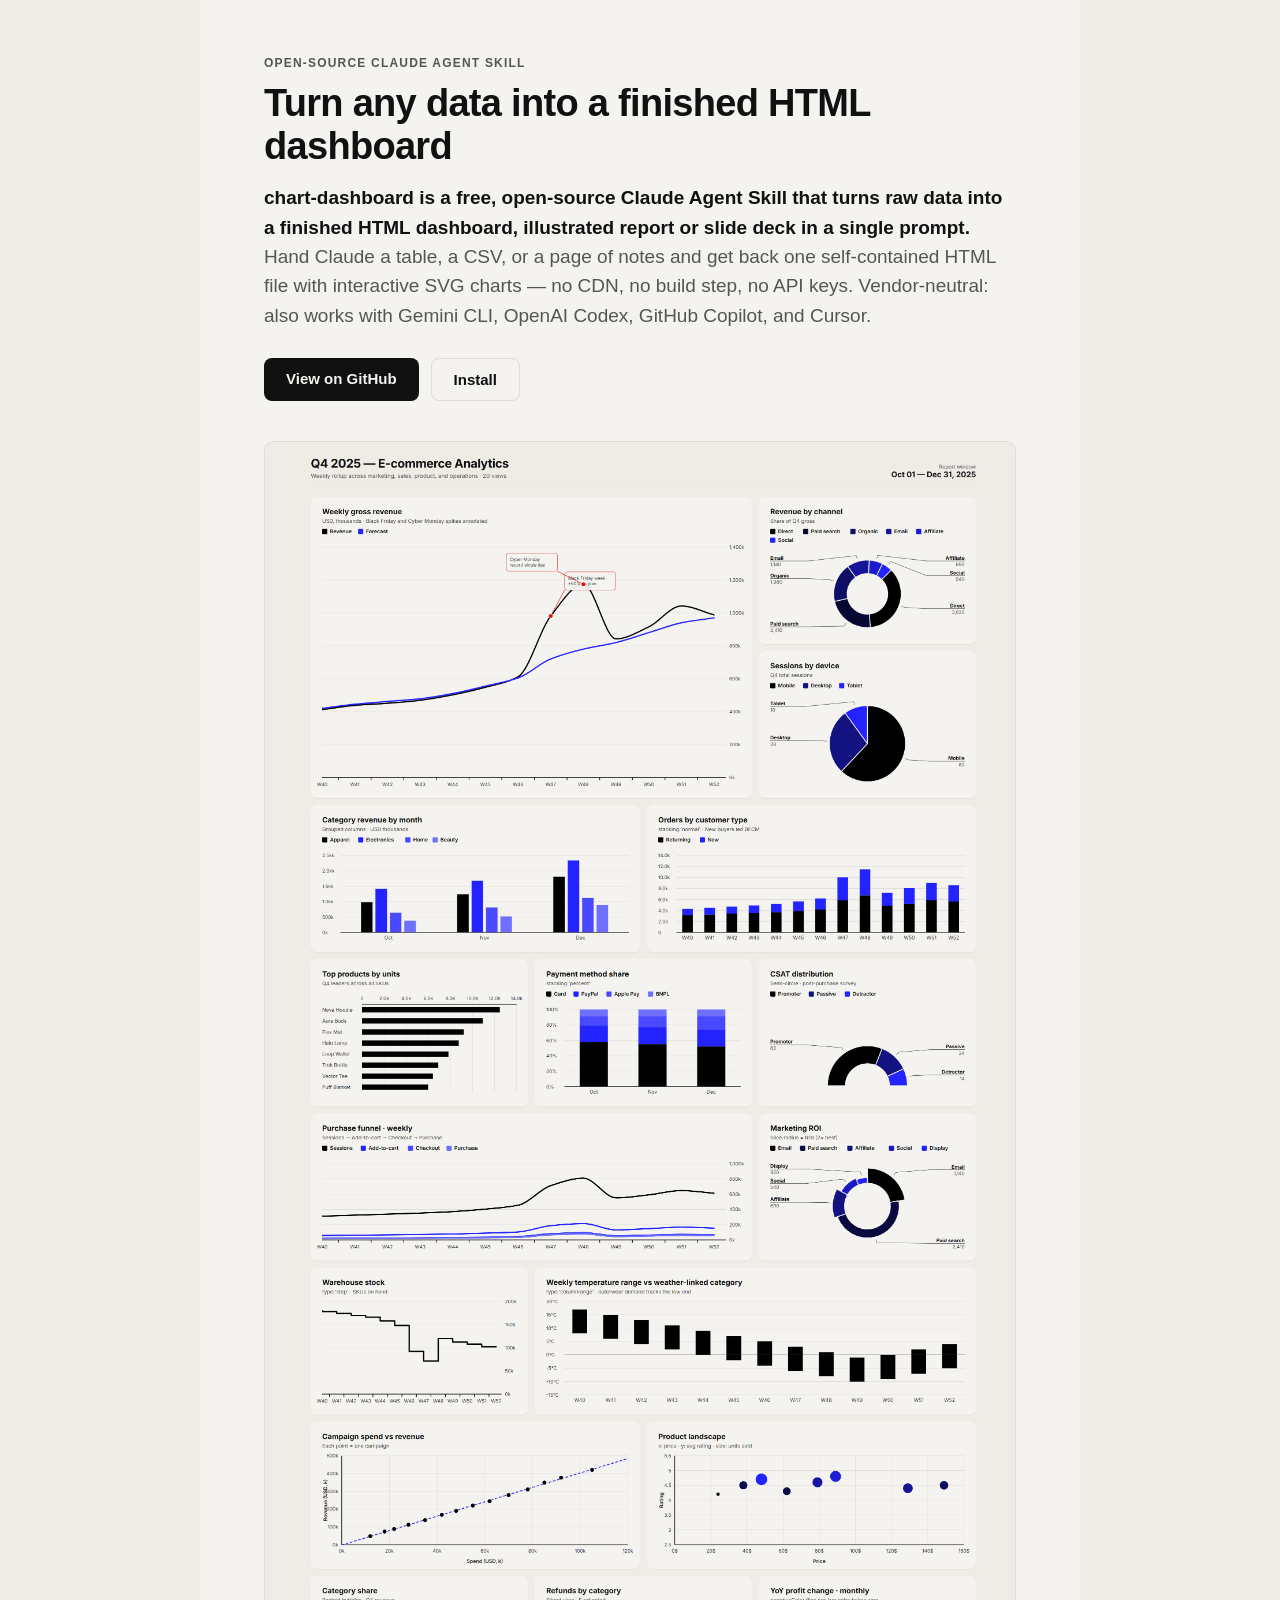
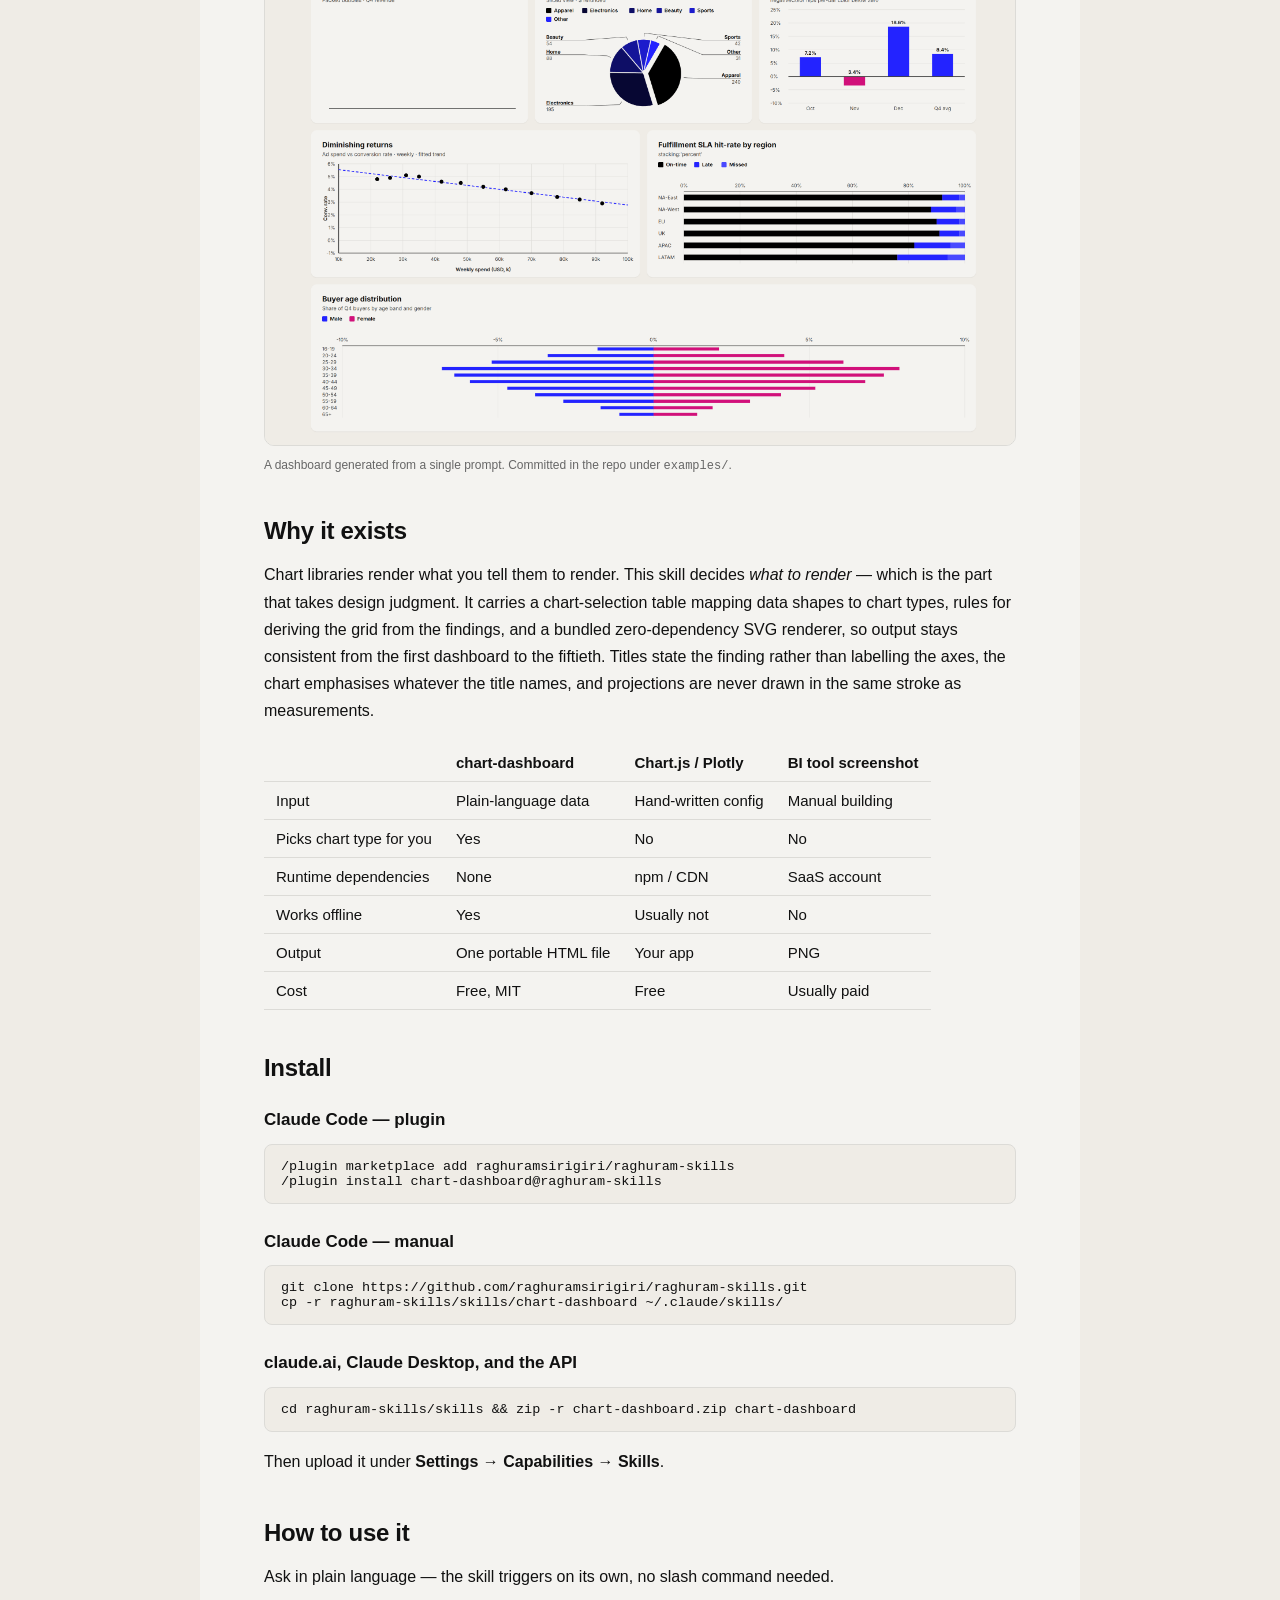
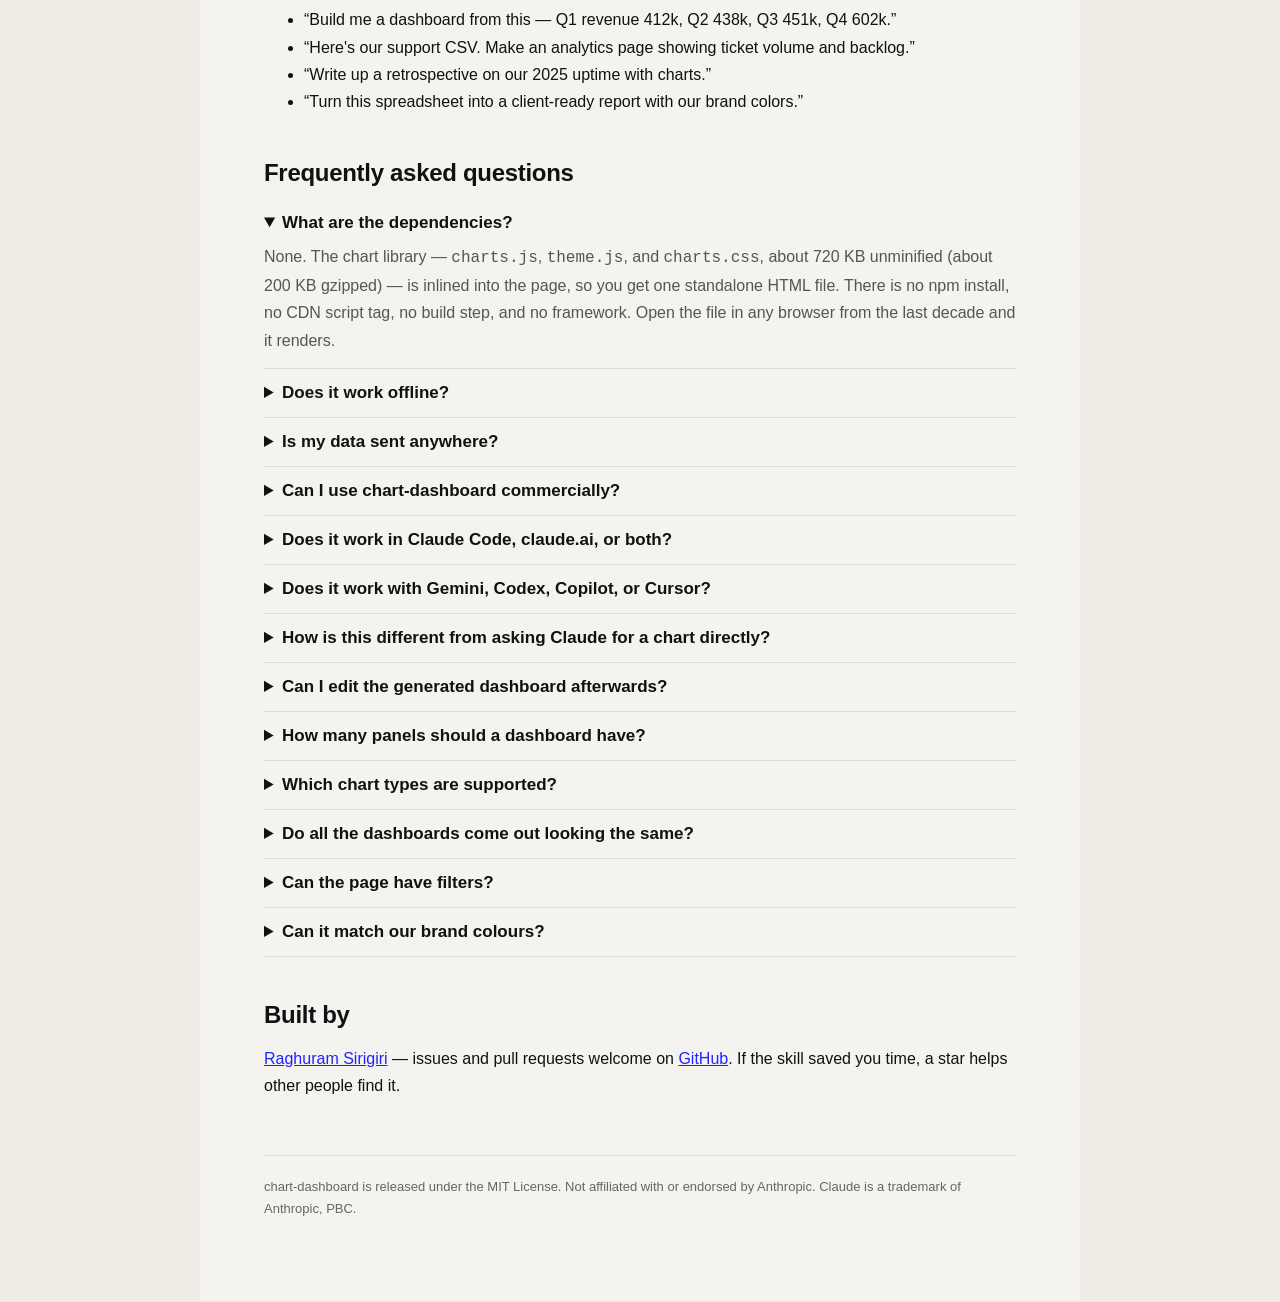
<file: docs/index.html>
<!doctype html>
<html lang="en">
<head>
<meta charset="utf-8">
<meta name="viewport" content="width=device-width,initial-scale=1">
<title>chart-dashboard — Claude Skill for HTML Dashboards &amp; Reports</title>
<meta name="description" content="Free Claude Agent Skill that turns a table, CSV, or plain-language data into a self-contained HTML dashboard with interactive SVG charts. Zero dependencies.">
<link rel="canonical" href="https://raghuramsirigiri.github.io/raghuram-skills/">
<meta name="author" content="Raghuram Sirigiri">
<meta name="robots" content="index,follow,max-image-preview:large">

<meta property="og:type" content="website">
<meta property="og:site_name" content="chart-dashboard">
<meta property="og:url" content="https://raghuramsirigiri.github.io/raghuram-skills/">
<meta property="og:title" content="chart-dashboard — Claude Skill for Generating HTML Dashboards from Any Data">
<meta property="og:description" content="Turn a table, CSV, or plain-language data into a self-contained HTML dashboard with interactive SVG charts. Zero dependencies, works offline, MIT licensed.">
<meta property="og:image" content="https://raghuramsirigiri.github.io/raghuram-skills/screenshot.png">
<meta property="og:image:alt" content="A 20-panel HTML analytics dashboard generated by the chart-dashboard Claude skill">

<meta name="twitter:card" content="summary_large_image">
<meta name="twitter:title" content="chart-dashboard — Claude Skill for Generating HTML Dashboards">
<meta name="twitter:description" content="Turn any data into a self-contained HTML dashboard with interactive SVG charts. Zero dependencies, works offline.">
<meta name="twitter:image" content="https://raghuramsirigiri.github.io/raghuram-skills/screenshot.png">

<script type="application/ld+json">
{
  "@context": "https://schema.org",
  "@type": "SoftwareApplication",
  "name": "chart-dashboard",
  "alternateName": "chart-dashboard Claude Skill",
  "description": "A Claude Agent Skill that turns any data — a table, CSV, pasted numbers, metrics, or notes — into a self-contained HTML dashboard, illustrated report or slide deck with interactive SVG charts. No CDN, no build step, no runtime dependencies.",
  "applicationCategory": "DeveloperApplication",
  "applicationSubCategory": "Data Visualization",
  "operatingSystem": "Windows, macOS, Linux, Web",
  "url": "https://raghuramsirigiri.github.io/raghuram-skills/",
  "codeRepository": "https://github.com/raghuramsirigiri/raghuram-skills",
  "downloadUrl": "https://github.com/raghuramsirigiri/raghuram-skills",
  "license": "https://opensource.org/licenses/MIT",
  "softwareVersion": "1.0.0",
  "programmingLanguage": "JavaScript",
  "screenshot": "https://raghuramsirigiri.github.io/raghuram-skills/screenshot.png",
  "offers": {
    "@type": "Offer",
    "price": "0",
    "priceCurrency": "USD"
  },
  "author": {
    "@type": "Person",
    "name": "Raghuram Sirigiri",
    "url": "https://github.com/raghuramsirigiri",
    "sameAs": ["https://github.com/raghuramsirigiri"]
  },
  "keywords": "claude skill, claude code plugin, dashboard generator, data visualization, SVG charts, HTML dashboard, CSV to dashboard, KPI report, business intelligence"
}
</script>

<script type="application/ld+json">
{
  "@context": "https://schema.org",
  "@type": "FAQPage",
  "mainEntity": [
    {
      "@type": "Question",
      "name": "What are the dependencies?",
      "acceptedAnswer": {
        "@type": "Answer",
        "text": "None. The chart library — charts.js, theme.js, and charts.css, about 720 KB unminified (about 200 KB gzipped) — is inlined into the page, so you get one standalone HTML file. There is no npm install, no CDN script tag, no build step, and no framework. Open the file in any browser from the last decade and it renders."
      }
    },
    {
      "@type": "Question",
      "name": "Does it work offline?",
      "acceptedAnswer": {
        "@type": "Answer",
        "text": "Yes. The finished page makes no network requests at all — no CDN and no web font. It uses Inter when installed and falls back to Segoe UI or Helvetica, and the bundled checker fails any page that reaches for the network."
      }
    },
    {
      "@type": "Question",
      "name": "Is my data sent anywhere?",
      "acceptedAnswer": {
        "@type": "Answer",
        "text": "The generated HTML makes no network calls and contains no analytics or telemetry. Your data is embedded in the file itself and stays wherever you put the file. Claude itself processes your prompt normally — this skill adds no extra data flow."
      }
    },
    {
      "@type": "Question",
      "name": "Can I use chart-dashboard commercially?",
      "acceptedAnswer": {
        "@type": "Answer",
        "text": "Yes. chart-dashboard is MIT licensed, including for client work and commercial products. Attribution is appreciated but not required."
      }
    },
    {
      "@type": "Question",
      "name": "Does it work in Claude Code, claude.ai, or both?",
      "acceptedAnswer": {
        "@type": "Answer",
        "text": "Both, plus Claude Desktop and the Claude API. The Agent Skills format is shared across all of them. Install as a Claude Code plugin, copy the folder into ~/.claude/skills/, or upload a zip under Settings, Capabilities, Skills."
      }
    },
    {
      "@type": "Question",
      "name": "Does it work with Gemini, Codex, Copilot, or Cursor?",
      "acceptedAnswer": {
        "@type": "Answer",
        "text": "Yes. The skill is vendor-neutral — plain Markdown instructions plus a dependency-free JavaScript library, with no Claude-specific tools or APIs required. Copy the skill folder into your project and reference it from your tool's instruction file: AGENTS.md for OpenAI Codex, Cursor, Zed and Aider; GEMINI.md for Gemini CLI; or .github/copilot-instructions.md for GitHub Copilot. The repository ships all three as working examples."
      }
    },
    {
      "@type": "Question",
      "name": "How is this different from asking Claude for a chart directly?",
      "acceptedAnswer": {
        "@type": "Answer",
        "text": "Without the skill, Claude reaches for whatever library it guesses at, output quality swings between prompts, and pages often break offline because of CDN script tags. The skill fixes the renderer, carries a chart-selection table so the chart type matches the data shape, and enforces layout rules — so the tenth dashboard looks like the first."
      }
    },
    {
      "@type": "Question",
      "name": "Can I edit the generated dashboard afterwards?",
      "acceptedAnswer": {
        "@type": "Answer",
        "text": "Yes. Ask for an editable page and it ships with an in-page editor: click Edit page to change text and numbers, switch chart types, recolour marks, and remove or move content, then save. Otherwise the output is readable HTML with one Charts function call per panel. Edit the data arrays by hand, or ask Claude to change a panel and it will edit the file in place."
      }
    },
    {
      "@type": "Question",
      "name": "How many panels should a dashboard have?",
      "acceptedAnswer": {
        "@type": "Answer",
        "text": "As many as there are findings. The skill puts one panel per question the data answers, rather than filling a fixed grid: four numbers get a small page, twenty measures get a long one. Padding a dashboard with filler charts is the failure it is written to avoid."
      }
    },
    {
      "@type": "Question",
      "name": "Which chart types are supported?",
      "acceptedAnswer": {
        "@type": "Answer",
        "text": "Line, spline and step charts; grouped, stacked, 100% stacked, range, pyramid and 3D columns and bars; axis-free ranked bar lists; bar insight tables that pair each row's bars with an insight line and a headline stat; dumbbells, histograms, waterfalls, Sankey flows and radar charts; formatted tables and report tables; waffle dot grids for part-of-whole shares; donut and pie including semi-circle and variable radius; scatter with linear regression; bubble and packed bubble; geofacet tile grids with bar, heat or gauge tiles per region; and a panels compositor that groups several charts under one shared title. True geographic maps, treemaps and heatmaps are not supported yet."
      }
    }
  ]
}
</script>

<style>
  :root {
    --bg:#efece6; --paper:#f4f3f0; --ink:#111111; --muted:#555555;
    --soft:#666666; --hair:#dcdbd7; --accent:#2323ff;
  }
  @media (prefers-color-scheme: dark) {
    :root { --bg:#141414; --paper:#1c1c1c; --ink:#f2f2f2; --muted:#b0b0b0;
            --soft:#909090; --hair:#333333; --accent:#7a7aff; }
  }
  * { box-sizing:border-box; }
  html,body { margin:0; padding:0; background:var(--bg); color:var(--ink);
    font-family:'Inter','Segoe UI',Arial,Helvetica,sans-serif;
    -webkit-font-smoothing:antialiased; }
  .wrap { max-width:880px; margin:0 auto; background:var(--paper);
    padding:56px 64px 80px; }
  @media (max-width:720px){ .wrap{padding:32px 20px} }

  .kicker { font-size:12px; color:var(--muted); text-transform:uppercase;
    letter-spacing:1.2px; font-weight:700; }
  h1 { font-size:38px; line-height:1.12; letter-spacing:-0.7px; margin:12px 0 16px; }
  .lede { font-size:19px; color:var(--muted); line-height:1.55; margin:0 0 24px; }
  .lede b { color:var(--ink); }
  h2 { font-size:24px; margin:44px 0 12px; letter-spacing:-0.3px; }
  h3 { font-size:17px; margin:28px 0 8px; }
  p, li { font-size:16px; line-height:1.7; color:var(--ink); }
  a { color:var(--accent); }

  .cta { display:flex; gap:12px; flex-wrap:wrap; margin:28px 0 8px; }
  .btn { display:inline-block; padding:12px 22px; border-radius:8px;
    background:var(--ink); color:var(--paper); text-decoration:none;
    font-weight:600; font-size:15px; }
  .btn.alt { background:transparent; color:var(--ink);
    border:1.5px solid var(--hair); }

  img.shot { width:100%; height:auto; margin:32px 0 8px; border-radius:10px;
    border:1px solid var(--hair); }
  figcaption { font-size:12px; color:var(--soft); margin-bottom:24px; }

  pre { background:var(--bg); border:1px solid var(--hair); border-radius:8px;
    padding:14px 16px; overflow-x:auto; font-size:13.5px; }
  code { font-family:ui-monospace,'Cascadia Code',Consolas,monospace; }

  table { border-collapse:collapse; width:100%; margin:20px 0; font-size:15px;
    display:block; overflow-x:auto; }
  th,td { text-align:left; padding:10px 12px; border-bottom:1px solid var(--hair); }
  th { font-weight:700; }

  details { border-bottom:1px solid var(--hair); padding:14px 0; }
  summary { font-size:17px; font-weight:600; cursor:pointer; }
  details p { margin:10px 0 0; color:var(--muted); }

  footer { margin-top:56px; padding-top:20px; border-top:1px solid var(--hair);
    font-size:13px; color:var(--soft); line-height:1.7; }
</style>
</head>
<body>
<main class="wrap">

  <div class="kicker">Open-source Claude Agent Skill</div>
  <h1>Turn any data into a finished HTML dashboard</h1>
  <p class="lede"><b>chart-dashboard is a free, open-source Claude Agent Skill that
    turns raw data into a finished HTML dashboard, illustrated report or slide deck in a
    single prompt.</b> Hand Claude a table, a CSV, or a page of notes and get back one
    self-contained HTML file with interactive SVG charts — no CDN, no build step,
    no API keys. Vendor-neutral: also works with Gemini CLI, OpenAI Codex, GitHub
    Copilot, and Cursor.</p>

  <div class="cta">
    <a class="btn" href="https://github.com/raghuramsirigiri/raghuram-skills">View on GitHub</a>
    <a class="btn alt" href="#install">Install</a>
  </div>

  <img class="shot" src="screenshot.png"
       alt="A 20-panel HTML analytics dashboard generated by the chart-dashboard Claude skill, showing an annotated revenue line chart, donut charts for channel mix, ranked bar charts, and a full-width stacked column chart in a cream and ink print theme">
  <figcaption>A dashboard generated from a single prompt. Committed in the repo under <code>examples/</code>.</figcaption>

  <h2>Why it exists</h2>
  <p>Chart libraries render what you tell them to render. This skill decides
    <em>what to render</em> — which is the part that takes design judgment. It
    carries a chart-selection table mapping data shapes to chart types, rules for
    deriving the grid from the findings, and a bundled zero-dependency SVG renderer, so output
    stays consistent from the first dashboard to the fiftieth. Titles state the
    finding rather than labelling the axes, the chart emphasises whatever the title
    names, and projections are never drawn in the same stroke as measurements.</p>

  <table>
    <thead><tr><th></th><th>chart-dashboard</th><th>Chart.js / Plotly</th><th>BI tool screenshot</th></tr></thead>
    <tbody>
      <tr><td>Input</td><td>Plain-language data</td><td>Hand-written config</td><td>Manual building</td></tr>
      <tr><td>Picks chart type for you</td><td>Yes</td><td>No</td><td>No</td></tr>
      <tr><td>Runtime dependencies</td><td>None</td><td>npm / CDN</td><td>SaaS account</td></tr>
      <tr><td>Works offline</td><td>Yes</td><td>Usually not</td><td>No</td></tr>
      <tr><td>Output</td><td>One portable HTML file</td><td>Your app</td><td>PNG</td></tr>
      <tr><td>Cost</td><td>Free, MIT</td><td>Free</td><td>Usually paid</td></tr>
    </tbody>
  </table>

  <h2 id="install">Install</h2>
  <h3>Claude Code — plugin</h3>
<pre><code>/plugin marketplace add raghuramsirigiri/raghuram-skills
/plugin install chart-dashboard@raghuram-skills</code></pre>

  <h3>Claude Code — manual</h3>
<pre><code>git clone https://github.com/raghuramsirigiri/raghuram-skills.git
cp -r raghuram-skills/skills/chart-dashboard ~/.claude/skills/</code></pre>

  <h3>claude.ai, Claude Desktop, and the API</h3>
<pre><code>cd raghuram-skills/skills &amp;&amp; zip -r chart-dashboard.zip chart-dashboard</code></pre>
  <p>Then upload it under <strong>Settings → Capabilities → Skills</strong>.</p>

  <h2>How to use it</h2>
  <p>Ask in plain language — the skill triggers on its own, no slash command needed.</p>
  <ul>
    <li>“Build me a dashboard from this — Q1 revenue 412k, Q2 438k, Q3 451k, Q4 602k.”</li>
    <li>“Here's our support CSV. Make an analytics page showing ticket volume and backlog.”</li>
    <li>“Write up a retrospective on our 2025 uptime with charts.”</li>
    <li>“Turn this spreadsheet into a client-ready report with our brand colors.”</li>
  </ul>

  <h2>Frequently asked questions</h2>

  <details open>
    <summary>What are the dependencies?</summary>
    <p>None. The chart library — <code>charts.js</code>, <code>theme.js</code>, and
      <code>charts.css</code>, about 720 KB unminified (about 200 KB gzipped) — is inlined
      into the page, so you get one standalone HTML file. There is no npm install, no CDN script tag, no build step, and no
      framework. Open the file in any browser from the last decade and it renders.</p>
  </details>

  <details>
    <summary>Does it work offline?</summary>
    <p>Yes. The finished page makes no network requests at all — no CDN and no web
      font. It uses Inter when installed and falls back to Segoe UI or Helvetica, and
      the bundled checker fails any page that reaches for the network.</p>
  </details>

  <details>
    <summary>Is my data sent anywhere?</summary>
    <p>The generated HTML makes no network calls and contains no analytics or
      telemetry. Your data is embedded in the file itself and stays wherever you put
      the file. Claude itself processes your prompt normally — this skill adds no
      extra data flow.</p>
  </details>

  <details>
    <summary>Can I use chart-dashboard commercially?</summary>
    <p>Yes. MIT licensed, including client work and commercial products. Attribution
      is appreciated but not required.</p>
  </details>

  <details>
    <summary>Does it work in Claude Code, claude.ai, or both?</summary>
    <p>Both, plus Claude Desktop and the Claude API. The Agent Skills format is shared
      across all of them — see <a href="#install">Install</a> for the path matching
      your setup.</p>
  </details>

  <details>
    <summary>Does it work with Gemini, Codex, Copilot, or Cursor?</summary>
    <p>Yes. The skill is vendor-neutral — plain Markdown instructions plus a
      dependency-free JavaScript library, with no Claude-specific tools or APIs
      required. Copy the skill folder into your project and reference it from your
      tool's instruction file: <code>AGENTS.md</code> for OpenAI Codex, Cursor, Zed
      and Aider; <code>GEMINI.md</code> for Gemini CLI; or
      <code>.github/copilot-instructions.md</code> for GitHub Copilot. The
      repository ships all three as working examples.</p>
  </details>

  <details>
    <summary>How is this different from asking Claude for a chart directly?</summary>
    <p>Without the skill, Claude reaches for whatever library it guesses at, output
      quality swings between prompts, and pages often break offline because of CDN
      script tags. The skill fixes the renderer, carries a chart-selection table so the
      chart type matches the data shape, and enforces layout rules — so the tenth
      dashboard looks like the first.</p>
  </details>

  <details>
    <summary>Can I edit the generated dashboard afterwards?</summary>
    <p>Yes. Ask for an <em>editable</em> page and it ships with an in-page editor:
      click <b>Edit page</b> to change text and numbers, switch chart types, recolour
      marks, and remove or move content, then save. Otherwise the output is readable
      HTML with one <code>Charts.*()</code> call per panel. Edit the data arrays by hand, or ask Claude to change a panel and it will
      edit the file in place.</p>
  </details>

  <details>
    <summary>How many panels should a dashboard have?</summary>
    <p>As many as there are findings. The skill puts one panel per question
      the data answers rather than filling a fixed grid — four numbers get a small
      page, twenty measures get a long one.</p>
  </details>

  <details>
    <summary>Which chart types are supported?</summary>
    <p>Line, spline and step; grouped, stacked, 100% stacked, range, pyramid and 3D
      columns and bars; axis-free ranked bar lists; bar insight tables pairing each
      row's bars with an insight line and a headline stat; waffle dot grids for
      part-of-whole shares; donut and pie including semi-circle
      and variable radius; scatter with linear regression; bubble and packed bubble;
      geofacet tile grids (bar, heat or gauge tiles per region, US states built in);
      dumbbells, histograms, waterfalls, Sankey flows, radar charts and tables;
      and a <code>panels</code> compositor that groups several charts under one shared title.
      True geographic maps, treemaps and heatmaps are not supported yet.</p>
  </details>

  <details>
    <summary>Do all the dashboards come out looking the same?</summary>
    <p>They shouldn't. The layout is derived from the shape of the analysis — one
      dominant trend opens differently from a head-to-head comparison, a ranking, or
      six co-equal measures — and the templates ship without a starter grid so no
      single arrangement gets copied onto every page. What stays constant is the
      design system: type scale, spacing, legend position and stroke weights.</p>
  </details>

  <details>
    <summary>Can the page have filters?</summary>
    <p>Yes, and they're wired end to end: the dataset is filtered rather than the
      label swapped, every dependent panel and KPI redraws, and any title stating a
      finding is recomputed from the filtered rows. All or nothing — a half-wired
      dropdown discredits the numbers that are correct.</p>
  </details>

  <details>
    <summary>Can it match our brand colours?</summary>
    <p>Point it at your stylesheet, a screenshot, or a single hex. Two bundled
      scripts run the same OKLCH recipe — paper, a greyscale ink ramp, a seven-step
      series ramp, and separate accent, annotation and counter roles, each contrast
      checked. Colour is the only thing a brand changes; the type scale and spacing
      stay fixed so the charts still read as one family.</p>
  </details>

  <h2>Built by</h2>
  <p><a href="https://github.com/raghuramsirigiri">Raghuram Sirigiri</a> — issues and
    pull requests welcome on
    <a href="https://github.com/raghuramsirigiri/raghuram-skills">GitHub</a>.
    If the skill saved you time, a star helps other people find it.</p>

  <footer>
    chart-dashboard is released under the MIT License. Not affiliated with or endorsed
    by Anthropic. Claude is a trademark of Anthropic, PBC.
  </footer>

</main>
</body>
</html>
</file>
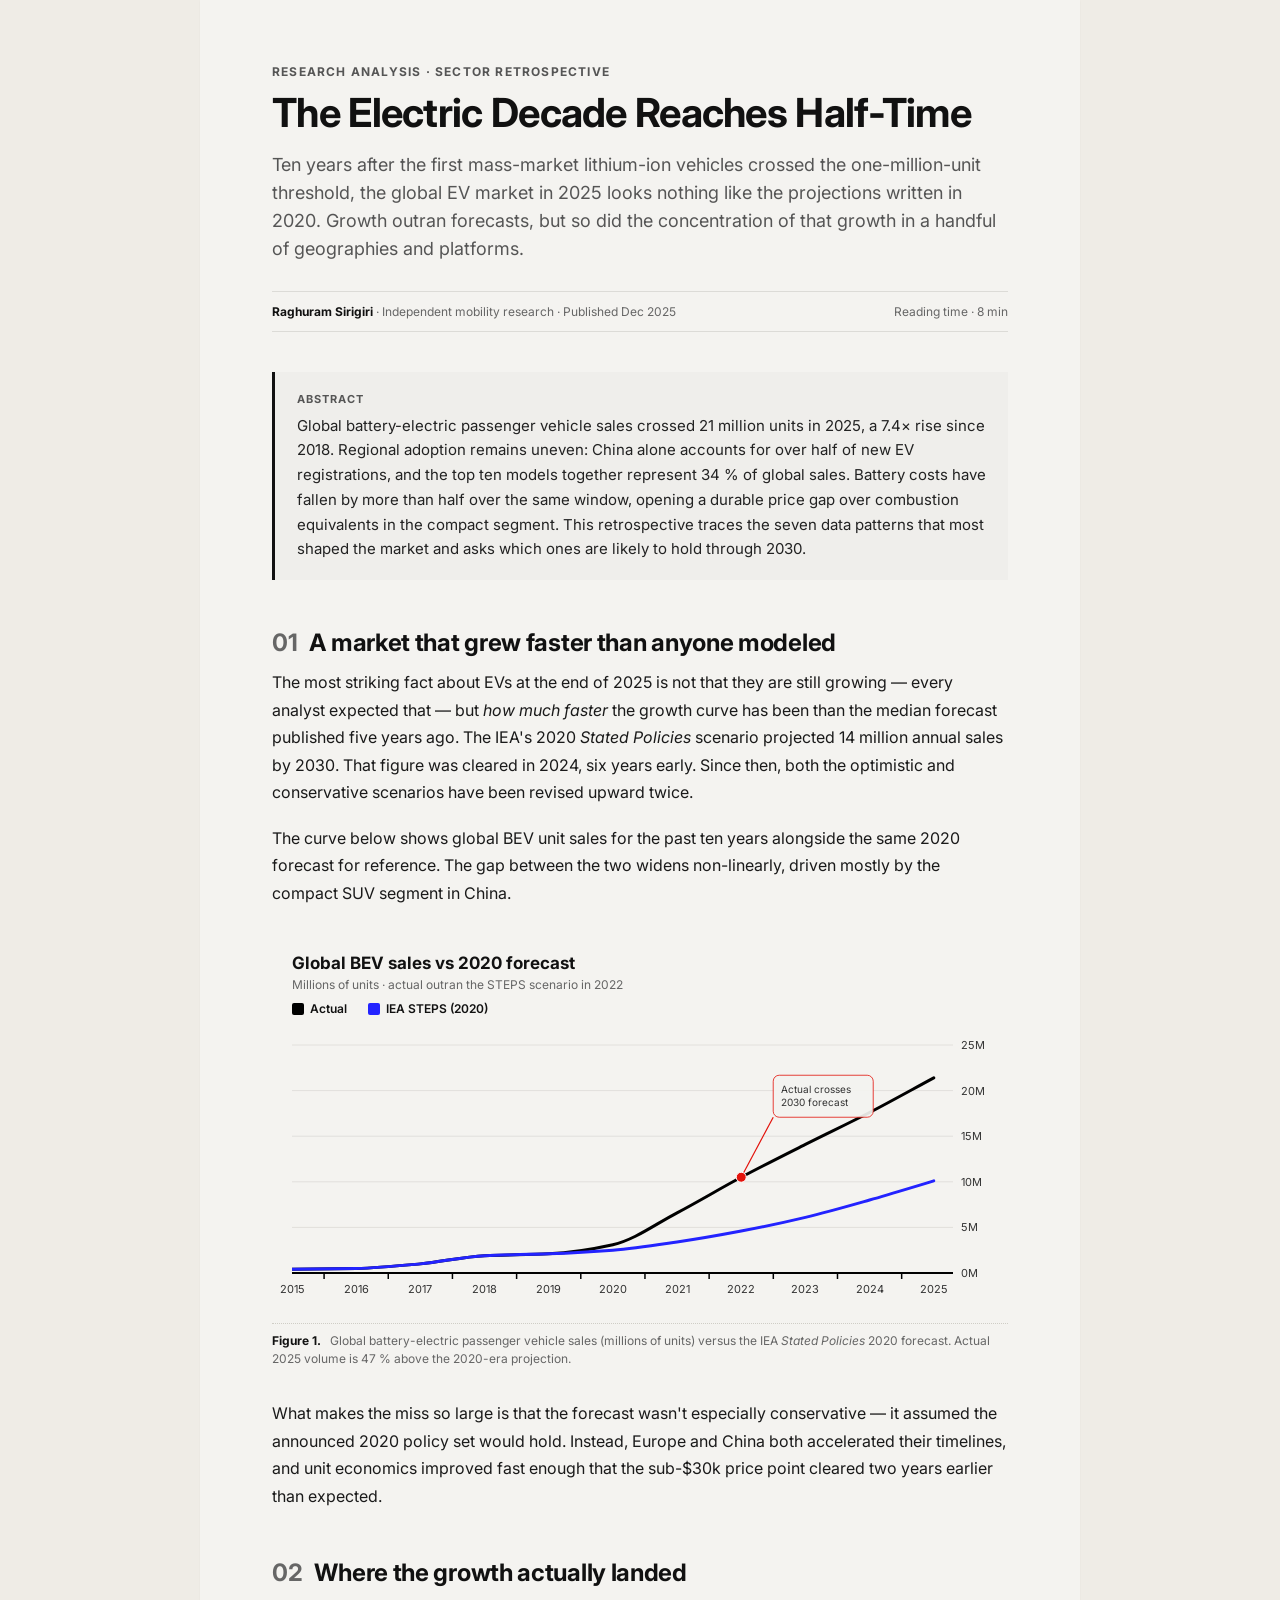
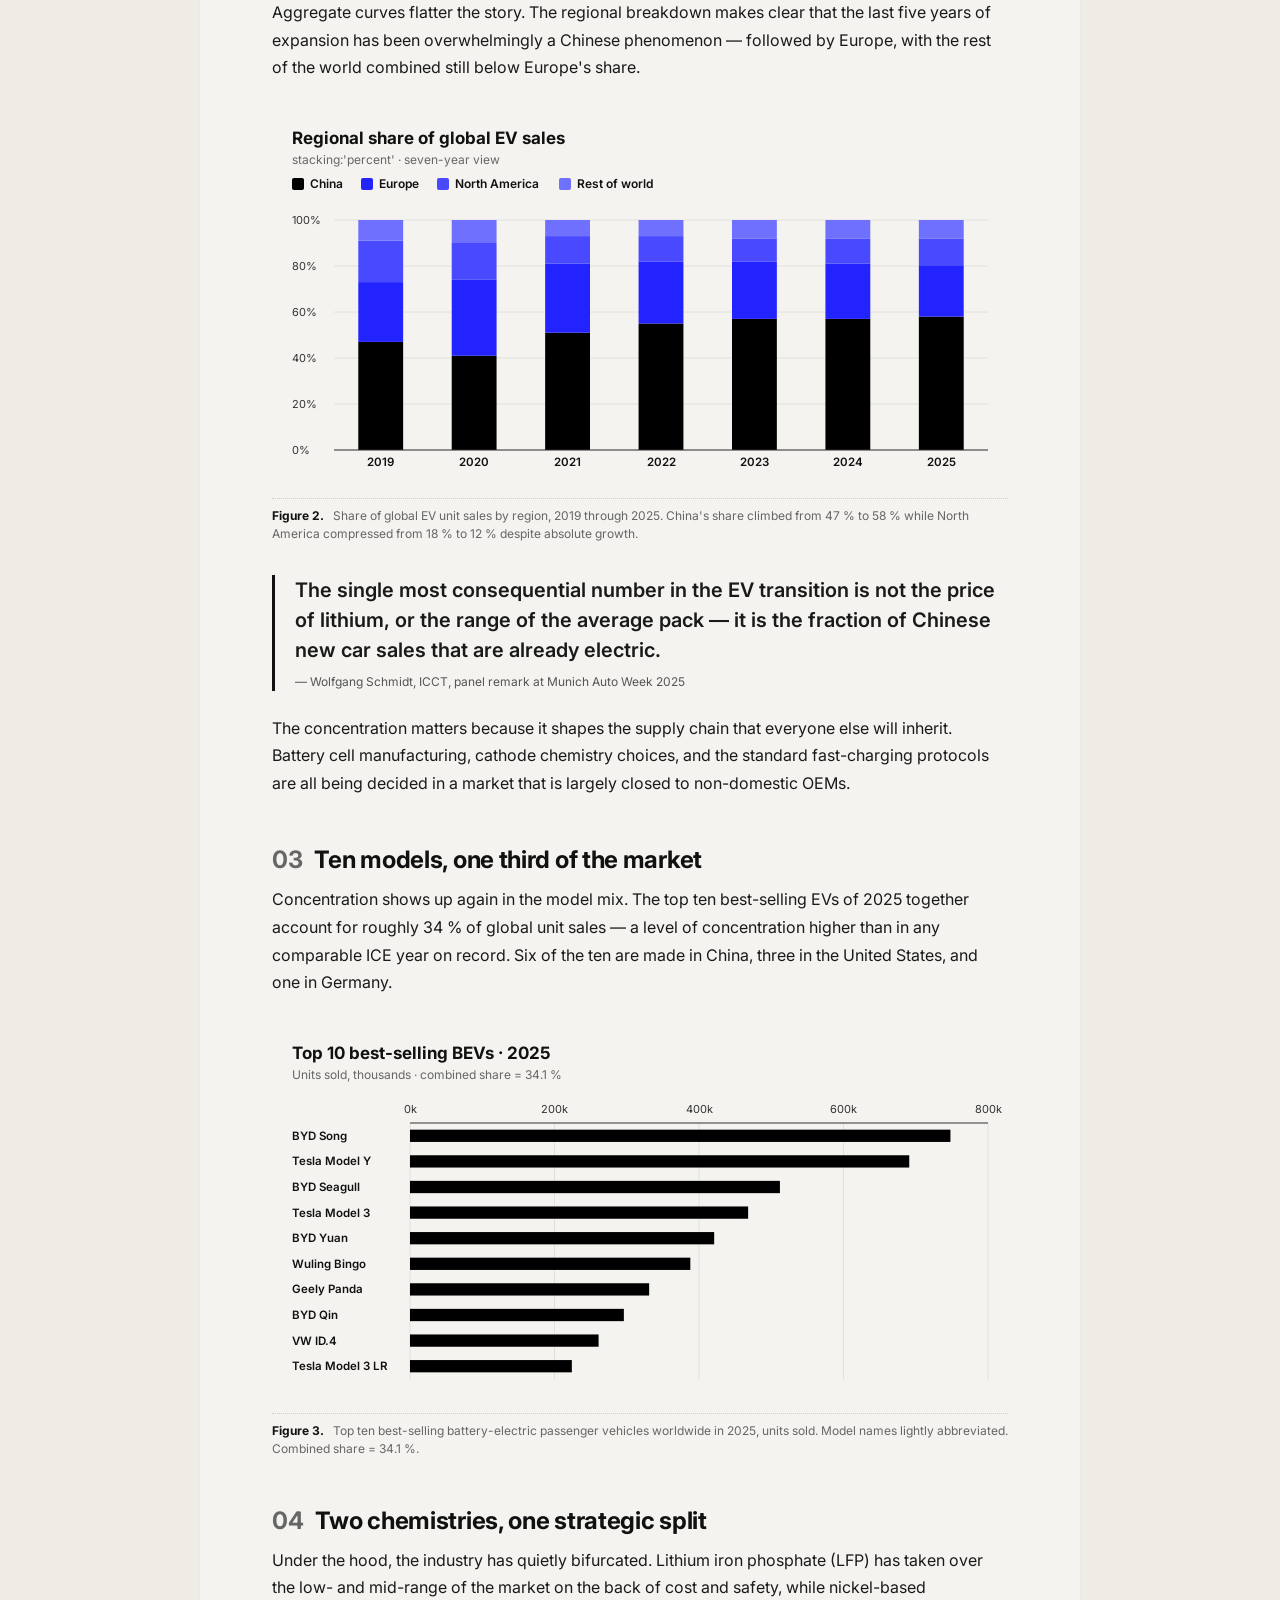
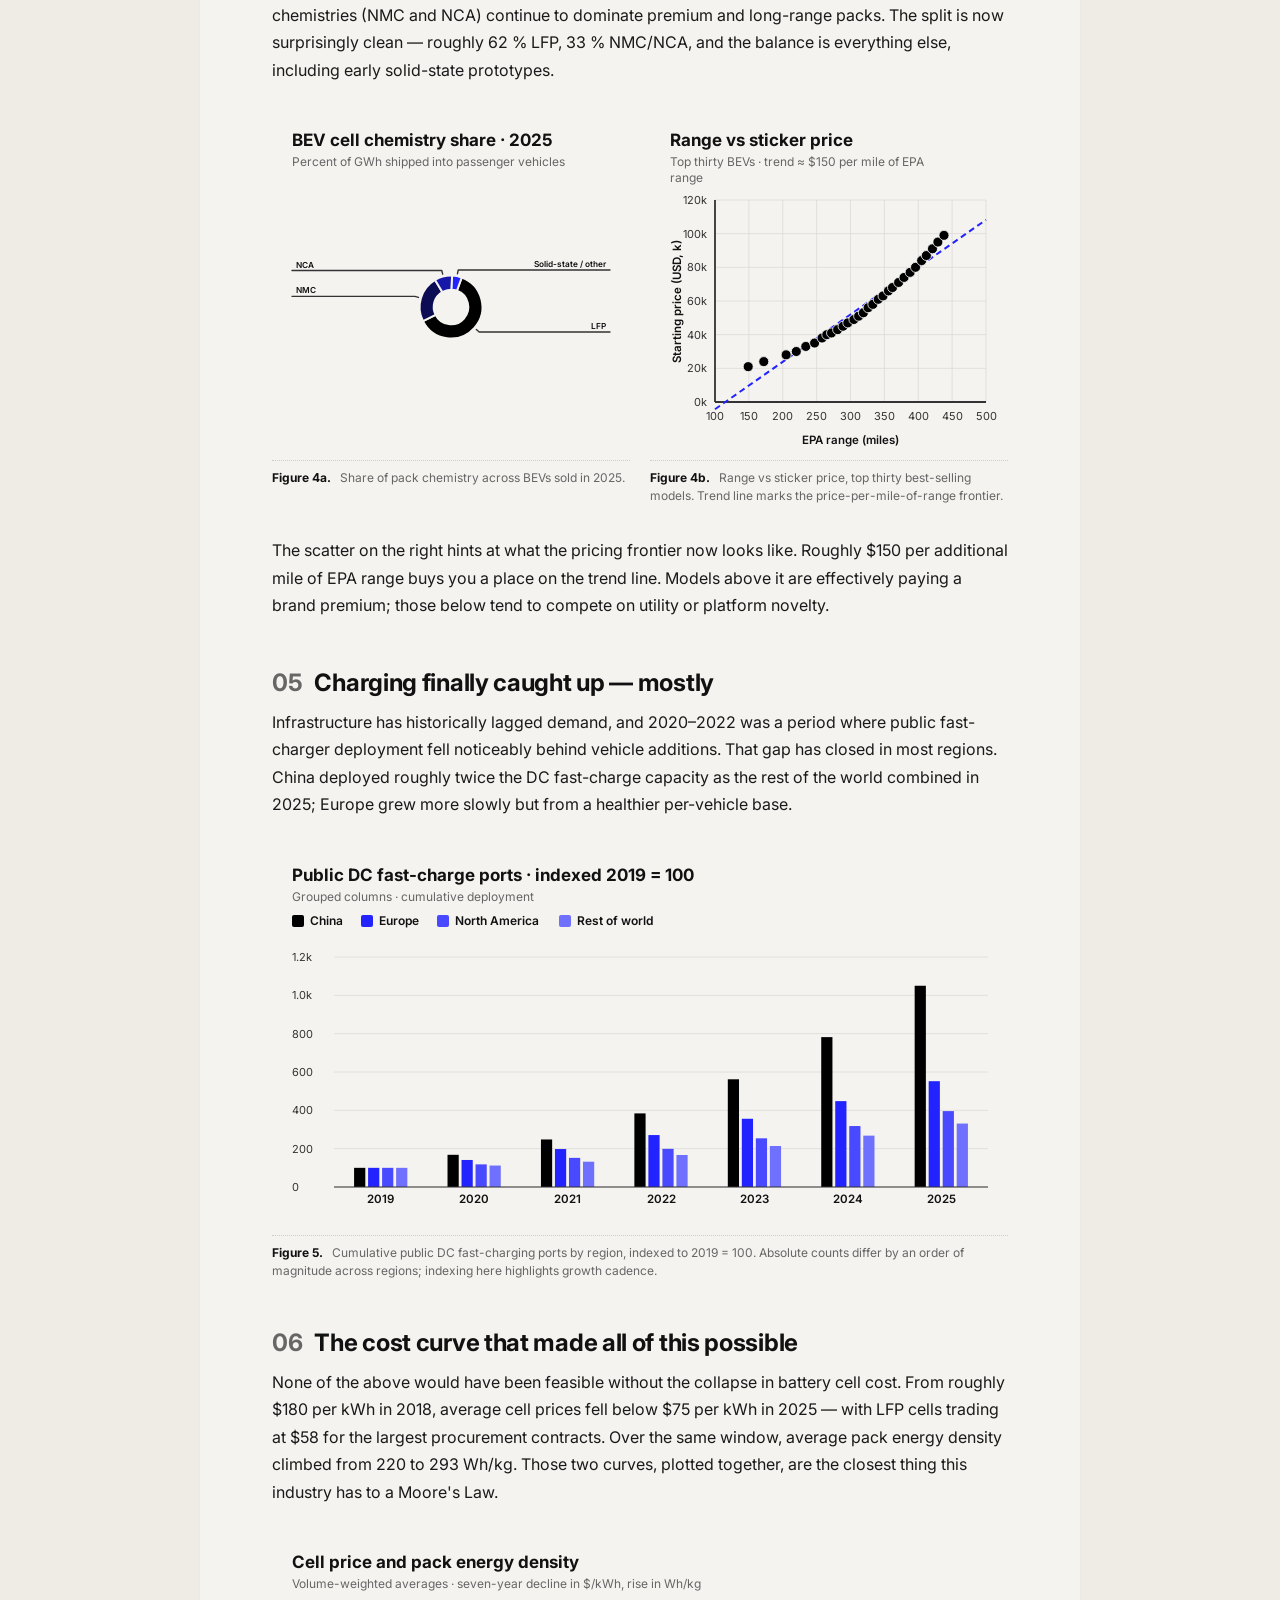
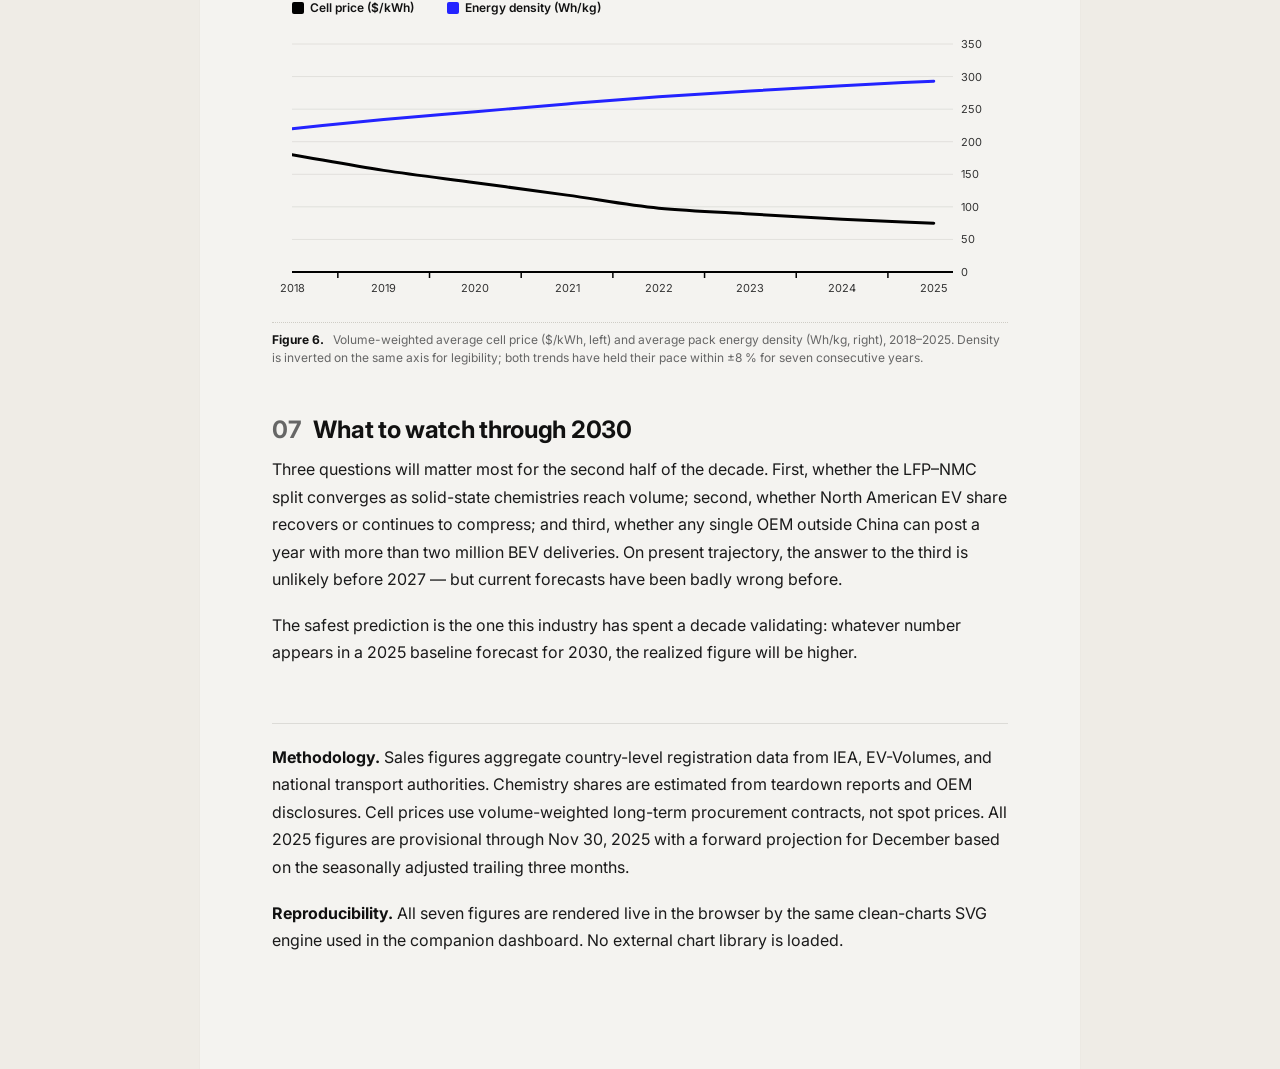
<file: examples/ev-retrospective/index.html>
<!doctype html>
<html lang="en">
<head>
<meta charset="utf-8">
<title>Global EV Market 2025 — A Retrospective</title>
<meta name="viewport" content="width=device-width,initial-scale=1">
<link rel="stylesheet" href="charts-lib/charts.css">
<style>
  :root {
    --bg: #efece6;
    --paper: #f4f3f0;
    --ink: #111111;
    --muted: #555555;
    --soft: #666666;
    --hair: #dcdbd7;
    --rule: #cfcdc6;
  }
  * { box-sizing: border-box; }
  html, body { margin: 0; padding: 0; background: var(--bg); color: var(--ink);
    font-family: 'Inter','Segoe UI',Arial,Helvetica,sans-serif;
    -webkit-font-smoothing: antialiased; }
  .paper { max-width: 880px; margin: 0 auto; background: var(--paper);
    padding: 64px 72px 96px; box-shadow: 0 1px 2px rgba(0,0,0,0.04); }
  @media (max-width: 720px) { .paper { padding: 40px 24px; } }

  .kicker { font-size: 12px; color: var(--muted); text-transform: uppercase;
    letter-spacing: 1.2px; font-weight: 700; }
  h1 { font-size: 40px; line-height: 1.1; letter-spacing: -0.7px; margin: 12px 0 16px;
    font-weight: 700; }
  .deck { font-size: 18px; color: var(--muted); line-height: 1.55; margin: 0 0 28px; }
  .byline { font-size: 12px; color: var(--soft); border-top: 1px solid var(--hair);
    border-bottom: 1px solid var(--hair); padding: 12px 0; margin: 0 0 40px;
    display: flex; justify-content: space-between; flex-wrap: wrap; gap: 12px; }
  .byline b { color: var(--ink); }

  .abstract { background: rgba(0,0,0,0.02); border-left: 3px solid var(--ink);
    padding: 18px 22px; margin: 0 0 40px; font-size: 15px; line-height: 1.65;
    color: #222; }
  .abstract b { text-transform: uppercase; font-size: 11px; letter-spacing: 1px;
    display: block; margin-bottom: 6px; color: var(--muted); }

  h2 { font-size: 24px; font-weight: 700; margin: 48px 0 12px; letter-spacing: -0.3px; }
  h2 .n { color: var(--soft); font-weight: 700; margin-right: 12px; }
  p { font-size: 16px; line-height: 1.72; color: #1a1a1a; margin: 0 0 18px; }
  p .lead::first-letter { font-size: 44px; line-height: 0.9; font-weight: 700;
    float: left; padding: 6px 8px 0 0; }

  .fig { margin: 28px 0 32px; }
  .fig .chart { width: 100%; height: 380px; background: var(--paper); }
  .fig figcaption { font-size: 12px; color: var(--soft); margin-top: 8px;
    padding-top: 8px; border-top: 1px dotted var(--rule); line-height: 1.5; }
  .fig figcaption b { color: var(--ink); margin-right: 6px; }

  blockquote { margin: 24px 0; padding: 0 0 0 20px; border-left: 3px solid var(--ink);
    font-size: 20px; line-height: 1.5; color: #1a1a1a; font-weight: 600; }
  blockquote cite { display: block; font-size: 12px; color: var(--muted);
    font-weight: 400; font-style: normal; margin-top: 8px; }

  .grid2 { display: grid; grid-template-columns: 1fr 1fr; gap: 20px; margin: 28px 0 32px; }
  @media (max-width: 640px) { .grid2 { grid-template-columns: 1fr; } }
  .grid2 .fig { margin: 0; }
  .grid2 .fig .chart { height: 340px; }

  footer.notes { border-top: 1px solid var(--hair); margin-top: 56px; padding-top: 20px;
    font-size: 12px; color: var(--soft); line-height: 1.6; }
  footer.notes b { color: var(--ink); }
</style>
</head>
<body>
<article class="paper">

  <div class="kicker">Research analysis · Sector retrospective</div>
  <h1>The Electric Decade Reaches Half-Time</h1>
  <p class="deck">Ten years after the first mass-market lithium-ion vehicles crossed the
    one-million-unit threshold, the global EV market in 2025 looks nothing like
    the projections written in 2020. Growth outran forecasts, but so did the
    concentration of that growth in a handful of geographies and platforms.</p>

  <div class="byline">
    <div><b>Raghuram Sirigiri</b> · Independent mobility research · Published Dec 2025</div>
    <div>Reading time · 8 min</div>
  </div>

  <div class="abstract">
    <b>Abstract</b>
    Global battery-electric passenger vehicle sales crossed 21 million units in
    2025, a 7.4× rise since 2018. Regional adoption remains uneven: China alone
    accounts for over half of new EV registrations, and the top ten models
    together represent 34 % of global sales. Battery costs have fallen by more
    than half over the same window, opening a durable price gap over combustion
    equivalents in the compact segment. This retrospective traces the seven
    data patterns that most shaped the market and asks which ones are likely
    to hold through 2030.
  </div>

  <h2><span class="n">01</span>A market that grew faster than anyone modeled</h2>

  <p><span class="lead">T</span>he most striking fact about EVs at the end of
    2025 is not that they are still growing — every analyst expected that — but
    <em>how much faster</em> the growth curve has been than the median forecast
    published five years ago. The IEA's 2020 <em>Stated Policies</em> scenario
    projected 14 million annual sales by 2030. That figure was cleared in 2024,
    six years early. Since then, both the optimistic and conservative scenarios
    have been revised upward twice.</p>

  <p>The curve below shows global BEV unit sales for the past ten years alongside
    the same 2020 forecast for reference. The gap between the two widens
    non-linearly, driven mostly by the compact SUV segment in China.</p>

  <figure class="fig">
    <div class="chart" id="f1"></div>
    <figcaption><b>Figure 1.</b> Global battery-electric passenger vehicle sales
      (millions of units) versus the IEA <em>Stated Policies</em> 2020 forecast.
      Actual 2025 volume is 47 % above the 2020-era projection.</figcaption>
  </figure>

  <p>What makes the miss so large is that the forecast wasn't especially
    conservative — it assumed the announced 2020 policy set would hold. Instead,
    Europe and China both accelerated their timelines, and unit economics
    improved fast enough that the sub-$30k price point cleared two years earlier
    than expected.</p>

  <h2><span class="n">02</span>Where the growth actually landed</h2>

  <p>Aggregate curves flatter the story. The regional breakdown makes clear that
    the last five years of expansion has been overwhelmingly a Chinese
    phenomenon — followed by Europe, with the rest of the world combined still
    below Europe's share.</p>

  <figure class="fig">
    <div class="chart" id="f2"></div>
    <figcaption><b>Figure 2.</b> Share of global EV unit sales by region, 2019
      through 2025. China's share climbed from 47 % to 58 % while North America
      compressed from 18 % to 12 % despite absolute growth.</figcaption>
  </figure>

  <blockquote>
    The single most consequential number in the EV transition is not the price of
    lithium, or the range of the average pack — it is the fraction of Chinese new
    car sales that are already electric.
    <cite>— Wolfgang Schmidt, ICCT, panel remark at Munich Auto Week 2025</cite>
  </blockquote>

  <p>The concentration matters because it shapes the supply chain that everyone
    else will inherit. Battery cell manufacturing, cathode chemistry choices,
    and the standard fast-charging protocols are all being decided in a market
    that is largely closed to non-domestic OEMs.</p>

  <h2><span class="n">03</span>Ten models, one third of the market</h2>

  <p>Concentration shows up again in the model mix. The top ten
    best-selling EVs of 2025 together account for roughly 34 % of global unit
    sales — a level of concentration higher than in any comparable ICE year on
    record. Six of the ten are made in China, three in the United States, and
    one in Germany.</p>

  <figure class="fig">
    <div class="chart" id="f3"></div>
    <figcaption><b>Figure 3.</b> Top ten best-selling battery-electric passenger
      vehicles worldwide in 2025, units sold. Model names lightly abbreviated.
      Combined share = 34.1 %.</figcaption>
  </figure>

  <h2><span class="n">04</span>Two chemistries, one strategic split</h2>

  <p>Under the hood, the industry has quietly bifurcated. Lithium iron
    phosphate (LFP) has taken over the low- and mid-range of the market on the
    back of cost and safety, while nickel-based chemistries (NMC and NCA)
    continue to dominate premium and long-range packs. The split is now
    surprisingly clean — roughly 62 % LFP, 33 % NMC/NCA, and the balance is
    everything else, including early solid-state prototypes.</p>

  <div class="grid2">
    <figure class="fig">
      <div class="chart" id="f4"></div>
      <figcaption><b>Figure 4a.</b> Share of pack chemistry across BEVs sold
        in 2025.</figcaption>
    </figure>
    <figure class="fig">
      <div class="chart" id="f5"></div>
      <figcaption><b>Figure 4b.</b> Range vs sticker price, top thirty
        best-selling models. Trend line marks the price-per-mile-of-range
        frontier.</figcaption>
    </figure>
  </div>

  <p>The scatter on the right hints at what the pricing frontier now looks like.
    Roughly $150 per additional mile of EPA range buys you a place on the
    trend line. Models above it are effectively paying a brand premium; those
    below tend to compete on utility or platform novelty.</p>

  <h2><span class="n">05</span>Charging finally caught up — mostly</h2>

  <p>Infrastructure has historically lagged demand, and 2020–2022 was a period
    where public fast-charger deployment fell noticeably behind vehicle
    additions. That gap has closed in most regions. China deployed roughly
    twice the DC fast-charge capacity as the rest of the world combined in
    2025; Europe grew more slowly but from a healthier per-vehicle base.</p>

  <figure class="fig">
    <div class="chart" id="f6"></div>
    <figcaption><b>Figure 5.</b> Cumulative public DC fast-charging ports by
      region, indexed to 2019 = 100. Absolute counts differ by an order of
      magnitude across regions; indexing here highlights growth cadence.</figcaption>
  </figure>

  <h2><span class="n">06</span>The cost curve that made all of this possible</h2>

  <p>None of the above would have been feasible without the collapse in
    battery cell cost. From roughly $180 per kWh in 2018, average cell prices
    fell below $75 per kWh in 2025 — with LFP cells trading at $58 for the
    largest procurement contracts. Over the same window, average pack energy
    density climbed from 220 to 293 Wh/kg. Those two curves, plotted together,
    are the closest thing this industry has to a Moore's Law.</p>

  <figure class="fig">
    <div class="chart" id="f7"></div>
    <figcaption><b>Figure 6.</b> Volume-weighted average cell price
      ($/kWh, left) and average pack energy density (Wh/kg, right), 2018–2025.
      Density is inverted on the same axis for legibility; both trends have
      held their pace within ±8 % for seven consecutive years.</figcaption>
  </figure>

  <h2><span class="n">07</span>What to watch through 2030</h2>

  <p>Three questions will matter most for the second half of the decade. First,
    whether the LFP–NMC split converges as solid-state chemistries reach
    volume; second, whether North American EV share recovers or continues to
    compress; and third, whether any single OEM outside China can post a
    year with more than two million BEV deliveries. On present trajectory,
    the answer to the third is unlikely before 2027 — but current forecasts
    have been badly wrong before.</p>

  <p>The safest prediction is the one this industry has spent a decade
    validating: whatever number appears in a 2025 baseline forecast for 2030,
    the realized figure will be higher.</p>

  <footer class="notes">
    <p><b>Methodology.</b> Sales figures aggregate country-level registration
      data from IEA, EV-Volumes, and national transport authorities. Chemistry
      shares are estimated from teardown reports and OEM disclosures. Cell
      prices use volume-weighted long-term procurement contracts, not spot
      prices. All 2025 figures are provisional through Nov 30, 2025 with a
      forward projection for December based on the seasonally adjusted
      trailing three months.</p>
    <p><b>Reproducibility.</b> All seven figures are rendered live in the
      browser by the same clean-charts SVG engine used in the companion
      dashboard. No external chart library is loaded.</p>
  </footer>

</article>

<script src="charts-lib/theme.js"></script>
<script src="charts-lib/charts.js"></script>
<script>
const years = ['2015','2016','2017','2018','2019','2020','2021','2022','2023','2024','2025'];

/* Figure 1 · Global BEV sales vs 2020-era forecast */
Charts.line('f1', {
  title: 'Global BEV sales vs 2020 forecast',
  subtitle: 'Millions of units · actual outran the STEPS scenario in 2022',
  xAxis: { categories: years },
  yAxis: { suffix: 'M' },
  tooltip: { valueSuffix: 'M units' },
  series: [
    { name: 'Actual',             data: [0.4,0.5,1.0,1.9,2.1,3.1,6.6,10.5,14.1,17.6,21.4] },
    { name: 'IEA STEPS (2020)',   data: [0.4,0.5,1.0,1.9,2.1,2.5,3.4,4.6,6.1,8.0,10.1] }
  ],
  callouts: [
    { x: 7, text: 'Actual crosses\n2030 forecast' }
  ]
});

/* Figure 2 · Regional share of EV sales over time — 100% stacked column */
Charts.column('f2', {
  title: 'Regional share of global EV sales',
  subtitle: "stacking:'percent' · seven-year view",
  xAxis: { categories: ['2019','2020','2021','2022','2023','2024','2025'] },
  yAxis: { suffix: '%', min: 0, max: 100 },
  tooltip: { valueSuffix: '%' },
  plotOptions: { column: { stacking: 'percent' } },
  series: [
    { name: 'China',         data: [47, 41, 51, 55, 57, 57, 58] },
    { name: 'Europe',        data: [26, 33, 30, 27, 25, 24, 22] },
    { name: 'North America', data: [18, 16, 12, 11, 10, 11, 12] },
    { name: 'Rest of world', data: [ 9, 10,  7,  7,  8,  8,  8] }
  ]
});

/* Figure 3 · Top 10 best-selling EV models — horizontal bar */
Charts.bar('f3', {
  title: 'Top 10 best-selling BEVs · 2025',
  subtitle: 'Units sold, thousands · combined share = 34.1 %',
  xAxis: { categories: [
    'BYD Song',     'Tesla Model Y', 'BYD Seagull',
    'Tesla Model 3','BYD Yuan',      'Wuling Bingo',
    'Geely Panda',  'BYD Qin',       'VW ID.4', 'Tesla Model 3 LR'
  ]},
  yAxis: { suffix: 'k' },
  tooltip: { valueSuffix: 'k units' },
  series: [{ name: 'Units (k)', data: [ 748, 691, 512, 468, 421, 388, 331, 296, 261, 224 ] }]
});

/* Figure 4a · Chemistry mix — donut */
Charts.donut('f4', {
  title: 'BEV cell chemistry share · 2025',
  subtitle: 'Percent of GWh shipped into passenger vehicles',
  plotOptions: { pie: { innerSize: '55%' } },
  series: [{ name: 'Chemistry', data: [
    { name: 'LFP',          y: 62 },
    { name: 'NMC',          y: 24 },
    { name: 'NCA',          y:  9 },
    { name: 'Solid-state / other', y: 5 }
  ]}]
});

/* Figure 4b · Range vs price of top models — scatter with regression */
Charts.scatter('f5', {
  title: 'Range vs sticker price',
  subtitle: 'Top thirty BEVs · trend ≈ $150 per mile of EPA range',
  xAxis: { title: 'EPA range (miles)' },
  yAxis: { title: 'Starting price (USD, k)', suffix: 'k' },
  series: [{ name: 'Models', regression: true, data: [
    [ 149, 21], [ 172, 24], [ 205, 28], [ 220, 30], [ 234, 33],
    [ 247, 35], [ 258, 38], [ 265, 40], [ 272, 41], [ 281, 43],
    [ 289, 45], [ 296, 47], [ 305, 49], [ 312, 51], [ 319, 53],
    [ 326, 56], [ 333, 58], [ 341, 61], [ 348, 63], [ 356, 66],
    [ 362, 68], [ 371, 71], [ 379, 74], [ 388, 77], [ 396, 80],
    [ 405, 84], [ 412, 87], [ 421, 91], [ 429, 95], [ 438, 99]
  ]}]
});

/* Figure 5 · DC fast-charging deployment by region — grouped columns */
Charts.column('f6', {
  title: 'Public DC fast-charge ports · indexed 2019 = 100',
  subtitle: 'Grouped columns · cumulative deployment',
  xAxis: { categories: ['2019','2020','2021','2022','2023','2024','2025'] },
  yAxis: {},
  tooltip: { valueSuffix: ' (index)' },
  series: [
    { name: 'China',         data: [100, 168, 248, 384, 562, 782, 1050] },
    { name: 'Europe',        data: [100, 141, 198, 271, 356, 448, 552] },
    { name: 'North America', data: [100, 118, 152, 199, 254, 318, 396] },
    { name: 'Rest of world', data: [100, 112, 132, 167, 214, 268, 331] }
  ]
});

/* Figure 6 · Battery cell price and pack energy density over time — dual trend */
Charts.line('f7', {
  title: 'Cell price and pack energy density',
  subtitle: 'Volume-weighted averages · seven-year decline in $/kWh, rise in Wh/kg',
  xAxis: { categories: ['2018','2019','2020','2021','2022','2023','2024','2025'] },
  yAxis: {},
  series: [
    { name: 'Cell price ($/kWh)',    data: [ 180, 156, 137, 118,  98,  89,  81,  75] },
    { name: 'Energy density (Wh/kg)', data: [ 220, 234, 246, 258, 269, 278, 286, 293] }
  ]
});
</script>
</body>
</html>
</file>
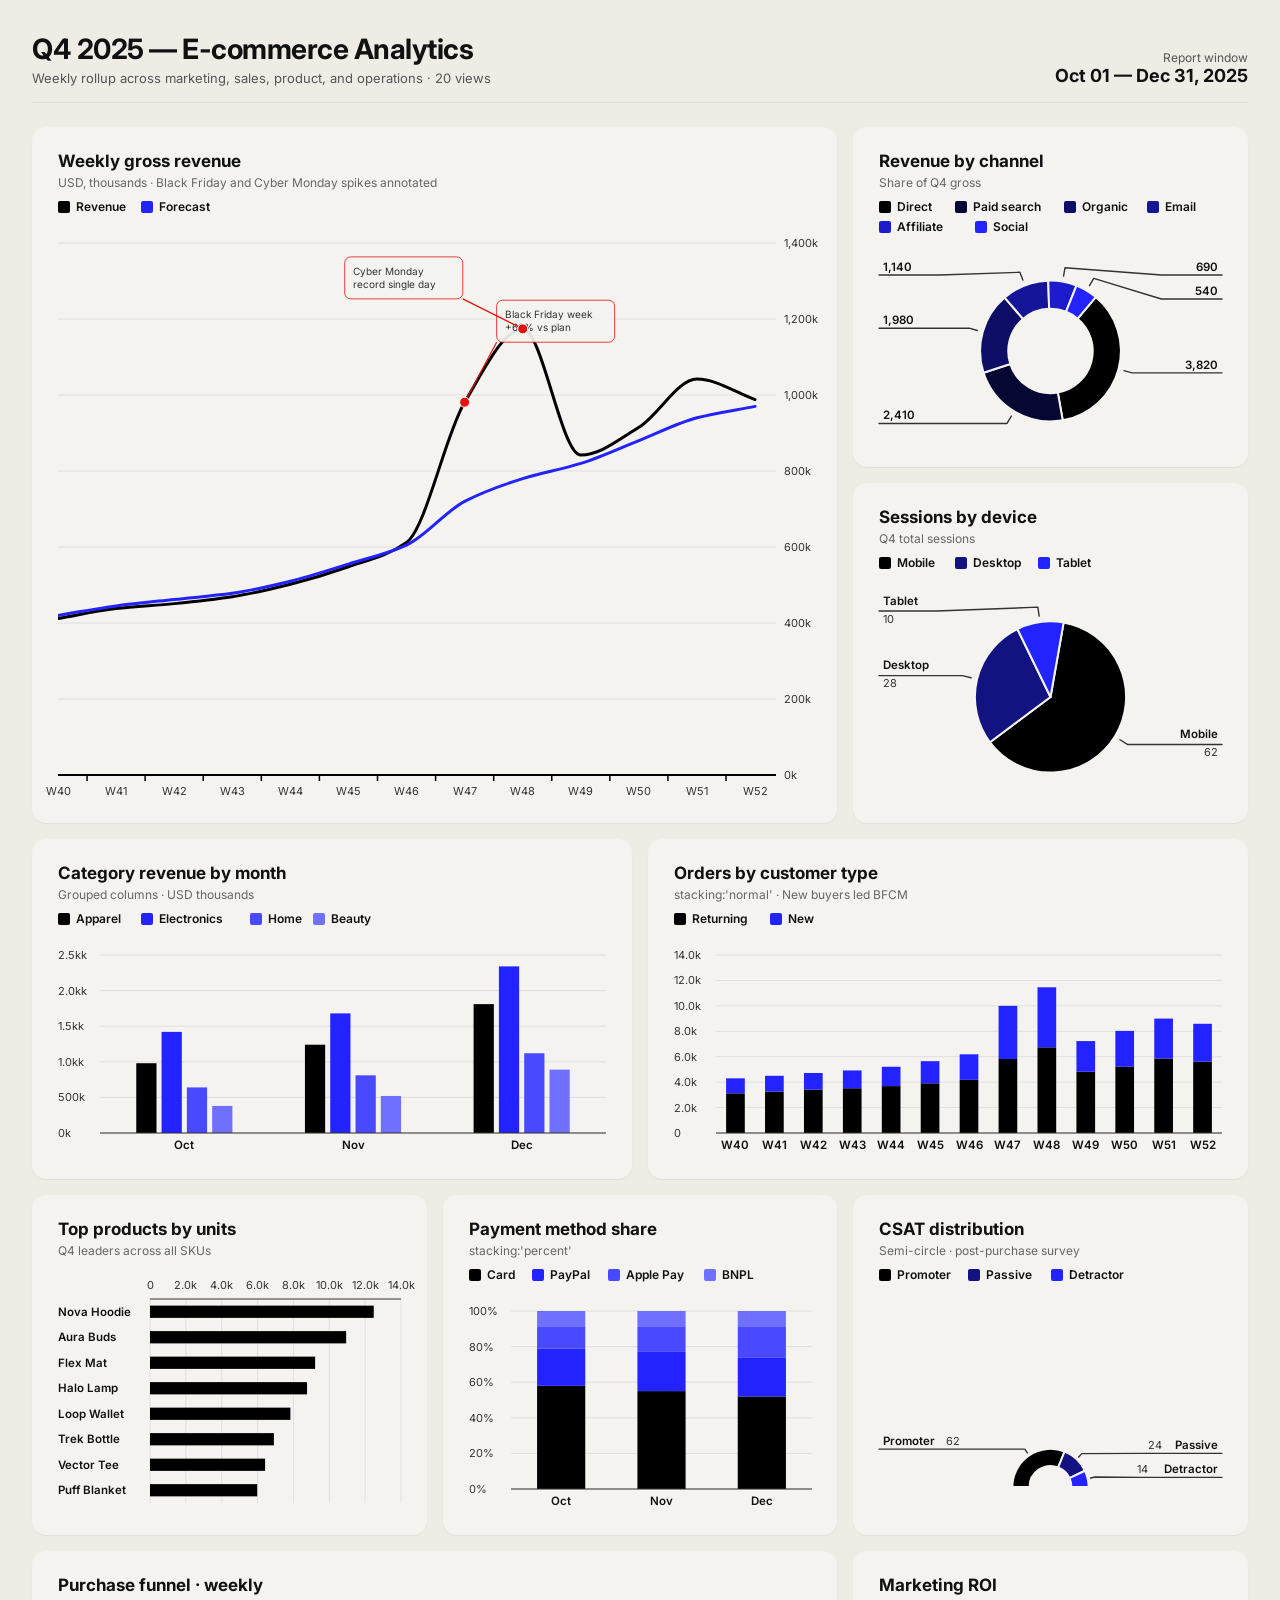
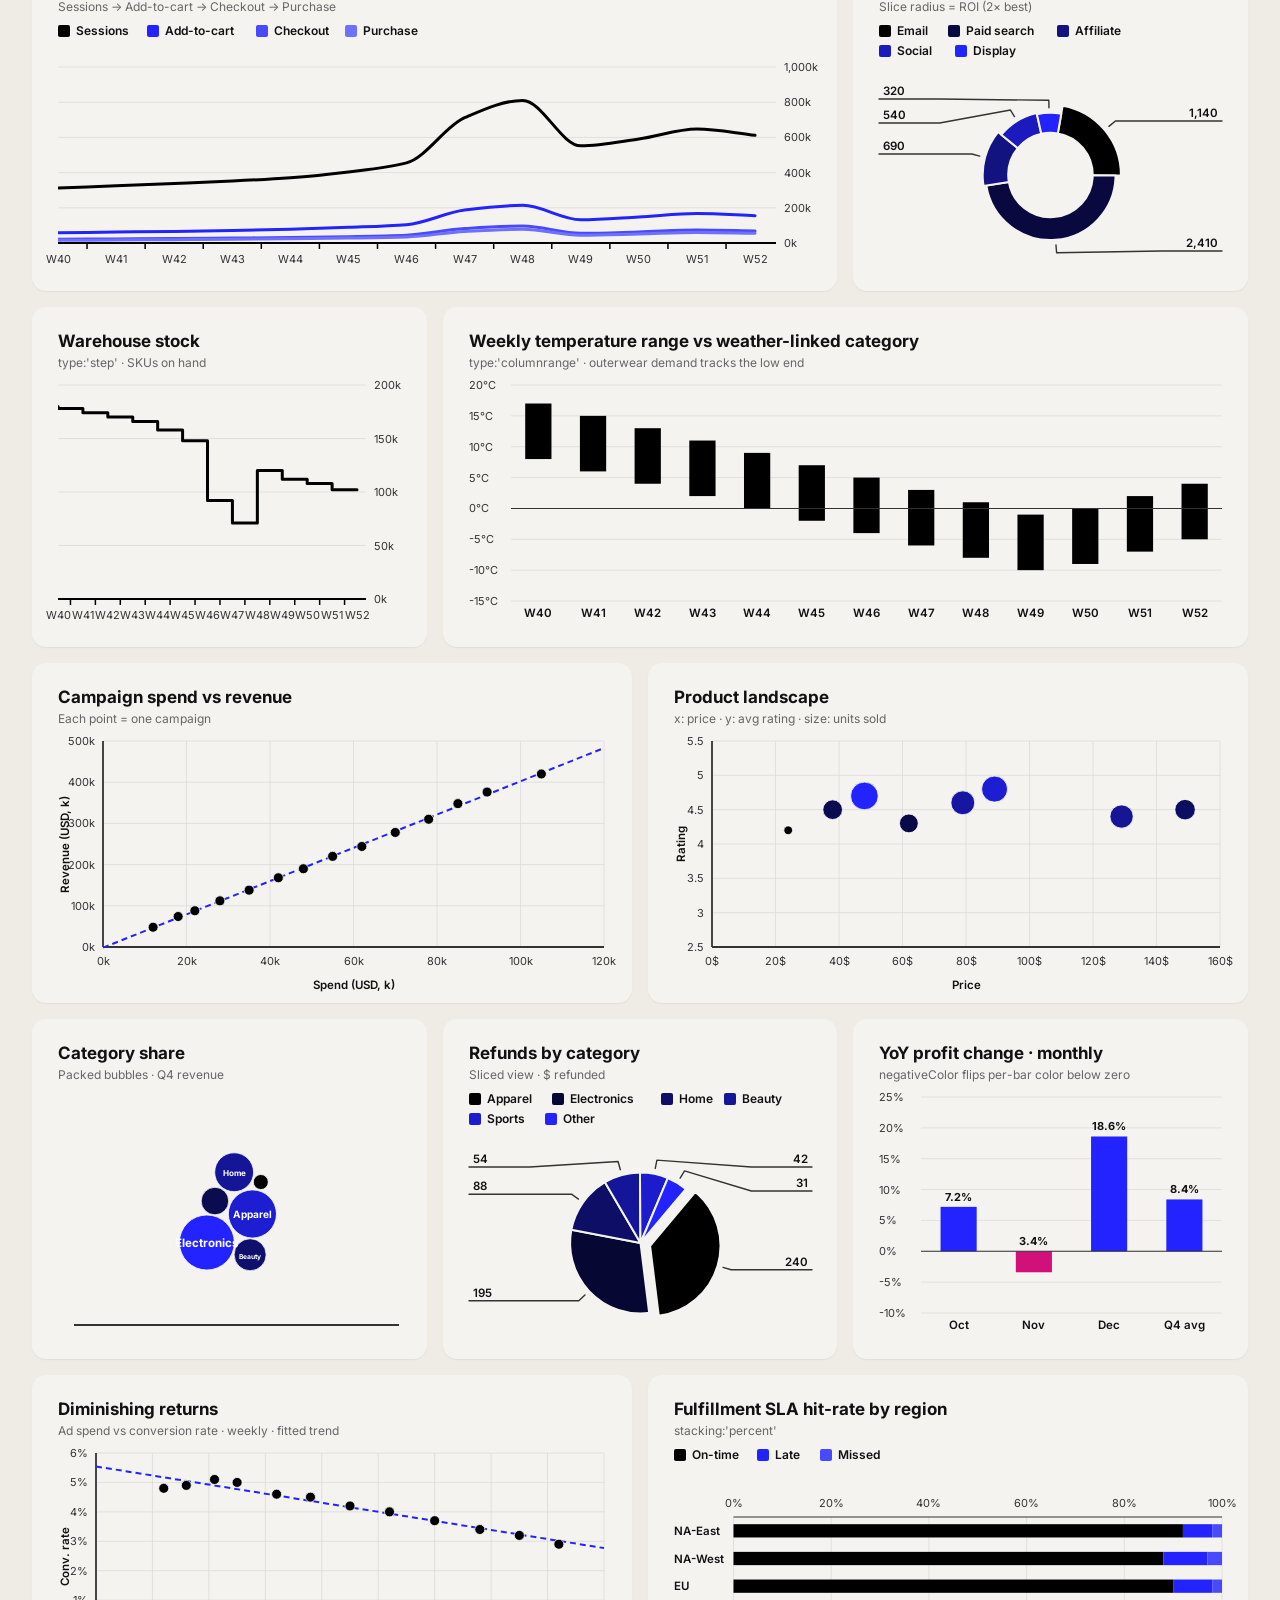
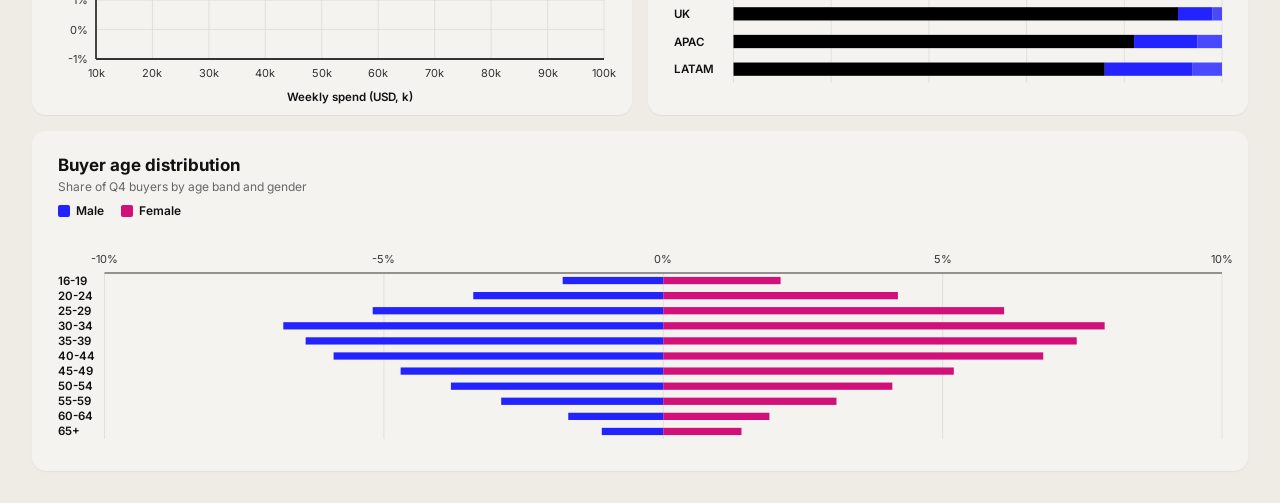
<file: examples/q4-ecommerce/index.html>
<!doctype html>
<html lang="en">
<head>
<meta charset="utf-8">
<title>Q4 2025 — E-commerce Analytics Dashboard</title>
<meta name="viewport" content="width=device-width,initial-scale=1">
<link rel="stylesheet" href="charts-lib/charts.css">
<style>
  :root {
    --bg: #efece6;
    --card: #f4f3f0;
    --ink: #111111;
    --muted: #555555;
    --hair: #dcdbd7;
  }
  * { box-sizing: border-box; }
  html, body { margin: 0; padding: 0; background: var(--bg); color: var(--ink);
    font-family: 'Inter','Segoe UI',Arial,Helvetica,sans-serif; }
  .page { max-width: 1600px; margin: 0 auto; padding: 32px; }
  header { display: flex; justify-content: space-between; align-items: flex-end; gap: 24px;
    margin-bottom: 24px; padding-bottom: 16px; border-bottom: 1px solid var(--hair); }
  header h1 { margin: 0; font-size: 28px; font-weight: 700; letter-spacing: -0.5px; }
  header p { margin: 4px 0 0; color: var(--muted); font-size: 13px; }
  .stamp { color: var(--muted); font-size: 12px; text-align: right; }
  .stamp b { color: var(--ink); font-size: 18px; display: block; font-weight: 700; }

  /* Bento grid — 12 cols, auto rows, mixed spans */
  .bento { display: grid; grid-template-columns: repeat(12, 1fr); gap: 16px; grid-auto-rows: 340px; }
  .cell { background: var(--card); border-radius: 14px; padding: 6px;
    box-shadow: 0 1px 2px rgba(0,0,0,0.04), 0 1px 0 rgba(0,0,0,0.02); overflow: hidden; }
  .cell .chart { width: 100%; height: 100%; }

  /* Bento spans */
  .w4 { grid-column: span 4; }
  .w6 { grid-column: span 6; }
  .w8 { grid-column: span 8; }
  .w12 { grid-column: span 12; }
  .h2 { grid-row: span 2; }

  @media (max-width: 1100px) {
    .w4, .w6, .w8, .w12 { grid-column: span 6; }
    .h2 { grid-row: span 1; }
  }
  @media (max-width: 700px) {
    .w4, .w6, .w8, .w12 { grid-column: span 12; }
    .page { padding: 16px; }
  }
</style>
</head>
<body>
<div class="page">
  <header>
    <div>
      <h1>Q4 2025 — E-commerce Analytics</h1>
      <p>Weekly rollup across marketing, sales, product, and operations · 20 views</p>
    </div>
    <div class="stamp">Report window<b>Oct 01 — Dec 31, 2025</b></div>
  </header>

  <div class="bento">
    <div class="cell w8 h2"><div class="chart" id="c1"></div></div>
    <div class="cell w4"><div class="chart" id="c2"></div></div>
    <div class="cell w4"><div class="chart" id="c3"></div></div>

    <div class="cell w6"><div class="chart" id="c4"></div></div>
    <div class="cell w6"><div class="chart" id="c5"></div></div>

    <div class="cell w4"><div class="chart" id="c6"></div></div>
    <div class="cell w4"><div class="chart" id="c7"></div></div>
    <div class="cell w4"><div class="chart" id="c8"></div></div>

    <div class="cell w8"><div class="chart" id="c9"></div></div>
    <div class="cell w4"><div class="chart" id="c10"></div></div>

    <div class="cell w4"><div class="chart" id="c11"></div></div>
    <div class="cell w8"><div class="chart" id="c12"></div></div>

    <div class="cell w6"><div class="chart" id="c13"></div></div>
    <div class="cell w6"><div class="chart" id="c14"></div></div>

    <div class="cell w4"><div class="chart" id="c15"></div></div>
    <div class="cell w4"><div class="chart" id="c16"></div></div>
    <div class="cell w4"><div class="chart" id="c17"></div></div>

    <div class="cell w6"><div class="chart" id="c18"></div></div>
    <div class="cell w6"><div class="chart" id="c19"></div></div>

    <div class="cell w12"><div class="chart" id="c20"></div></div>
  </div>
</div>

<script src="charts-lib/theme.js"></script>
<script src="charts-lib/charts.js"></script>
<script>
const weeks = ['W40','W41','W42','W43','W44','W45','W46','W47','W48','W49','W50','W51','W52'];
const months = ['Oct','Nov','Dec'];

/* 1 · Weekly gross revenue (hero) — spline with callouts */
Charts.line('c1', {
  title: 'Weekly gross revenue',
  subtitle: 'USD, thousands · Black Friday and Cyber Monday spikes annotated',
  xAxis: { categories: weeks },
  yAxis: { suffix: 'k' },
  tooltip: { valueSuffix: 'k' },
  series: [
    { name: 'Revenue',  data: [412,438,451,469,502,548,612,981,1174,842,915,1042,988] },
    { name: 'Forecast', data: [420,445,462,478,510,555,605,720,780,820,880,940,970] }
  ],
  callouts: [
    { x: 7, text: 'Black Friday week\n+60% vs plan' },
    { x: 8, text: 'Cyber Monday\nrecord single day' }
  ]
});

/* 2 · Revenue mix by channel */
Charts.donut('c2', {
  title: 'Revenue by channel',
  subtitle: 'Share of Q4 gross',
  series: [{ name: 'Channel', data: [
    { name: 'Direct',   y: 3820 },
    { name: 'Paid search', y: 2410 },
    { name: 'Organic',  y: 1980 },
    { name: 'Email',    y: 1140 },
    { name: 'Affiliate', y: 690 },
    { name: 'Social',   y: 540 }
  ]}]
});

/* 3 · Traffic source split — full pie */
Charts.pie('c3', {
  title: 'Sessions by device',
  subtitle: 'Q4 total sessions',
  series: [{ name: 'Device', data: [
    { name: 'Mobile',  y: 62 },
    { name: 'Desktop', y: 28 },
    { name: 'Tablet',  y: 10 }
  ]}]
});

/* 4 · Category revenue by week — grouped columns */
Charts.column('c4', {
  title: 'Category revenue by month',
  subtitle: 'Grouped columns · USD thousands',
  xAxis: { categories: months },
  yAxis: { suffix: 'k' },
  tooltip: { valueSuffix: 'k' },
  series: [
    { name: 'Apparel',     data: [980, 1240, 1810] },
    { name: 'Electronics', data: [1420, 1680, 2340] },
    { name: 'Home',        data: [640, 810, 1120] },
    { name: 'Beauty',      data: [380, 520, 890] }
  ]
});

/* 5 · New vs returning — stacked column */
Charts.column('c5', {
  title: 'Orders by customer type',
  subtitle: "stacking:'normal' · New buyers led BFCM",
  xAxis: { categories: weeks },
  yAxis: {},
  plotOptions: { column: { stacking: 'normal' } },
  series: [
    { name: 'Returning', data: [3120,3260,3410,3520,3690,3910,4180,5820,6740,4820,5210,5860,5610] },
    { name: 'New',       data: [1180,1240,1310,1400,1520,1740,2010,4180,4720,2410,2820,3140,2980] }
  ]
});

/* 6 · Top 8 products — horizontal bar */
Charts.bar('c6', {
  title: 'Top products by units',
  subtitle: 'Q4 leaders across all SKUs',
  xAxis: { categories: ['Nova Hoodie','Aura Buds','Flex Mat','Halo Lamp','Loop Wallet','Trek Bottle','Vector Tee','Puff Blanket'] },
  yAxis: {},
  series: [{ name: 'Units', data: [12480, 10940, 9210, 8760, 7830, 6910, 6420, 5980] }]
});

/* 7 · Payment mix — 100% stacked column */
Charts.column('c7', {
  title: 'Payment method share',
  subtitle: "stacking:'percent'",
  xAxis: { categories: months },
  yAxis: { suffix: '%', min: 0, max: 100 },
  tooltip: { valueSuffix: '%' },
  plotOptions: { column: { stacking: 'percent' } },
  series: [
    { name: 'Card',    data: [58, 55, 52] },
    { name: 'PayPal',  data: [21, 22, 22] },
    { name: 'Apple Pay', data: [12, 14, 17] },
    { name: 'BNPL',    data: [9, 9, 9] }
  ]
});

/* 8 · Semi-donut — customer satisfaction */
Charts.donut('c8', {
  title: 'CSAT distribution',
  subtitle: 'Semi-circle · post-purchase survey',
  plotOptions: { pie: { startAngle: -90, endAngle: 90, innerSize: '55%' } },
  series: [{ name: 'CSAT', data: [
    { name: 'Promoter', y: 62 },
    { name: 'Passive',  y: 24 },
    { name: 'Detractor', y: 14 }
  ]}]
});

/* 9 · Funnel over time — 3-series line */
Charts.line('c9', {
  title: 'Purchase funnel · weekly',
  subtitle: 'Sessions → Add-to-cart → Checkout → Purchase',
  xAxis: { categories: weeks },
  yAxis: { suffix: 'k' },
  tooltip: { valueSuffix: 'k' },
  series: [
    { name: 'Sessions',   data: [312,325,338,352,371,404,455,712,810,552,591,648,612] },
    { name: 'Add-to-cart', data: [58, 62, 66, 71, 78, 89,104,187,214,132,148,168,155] },
    { name: 'Checkout',   data: [21, 23, 25, 28, 31, 36, 44, 82, 96, 55, 63, 74, 68] },
    { name: 'Purchase',   data: [15, 17, 19, 21, 24, 28, 34, 66, 78, 44, 51, 60, 55] }
  ]
});

/* 10 · Marketing ROI — variable-radius donut */
Charts.donut('c10', {
  title: 'Marketing ROI',
  subtitle: 'Slice radius = ROI (2× best)',
  plotOptions: { pie: { variableRadius: true, minPointSize: 60 } },
  series: [{ type: 'variablepie', name: 'Channel', data: [
    { name: 'Email',      y: 1140, z: 6.4 },
    { name: 'Paid search', y: 2410, z: 3.1 },
    { name: 'Affiliate',  y: 690,  z: 4.8 },
    { name: 'Social',     y: 540,  z: 2.2 },
    { name: 'Display',    y: 320,  z: 1.4 }
  ]}]
});

/* 11 · Inventory step chart */
Charts.line('c11', {
  title: 'Warehouse stock',
  subtitle: "type:'step' · SKUs on hand",
  xAxis: { categories: weeks },
  yAxis: { suffix: 'k' },
  tooltip: { valueSuffix: 'k' },
  series: [{ name: 'Units', type: 'step', data: [180,178,174,170,166,158,148,92,71,120,112,108,102] }]
});

/* 12 · Temperature vs sales lift — column range */
Charts.column('c12', {
  title: 'Weekly temperature range vs weather-linked category',
  subtitle: "type:'columnrange' · outerwear demand tracks the low end",
  xAxis: { categories: weeks },
  yAxis: { suffix: '°C' },
  tooltip: { valueSuffix: '°C' },
  series: [{ name: 'Temp', type: 'columnrange', data: [
    [8,17],[6,15],[4,13],[2,11],[0,9],[-2,7],[-4,5],[-6,3],[-8,1],[-10,-1],[-9,0],[-7,2],[-5,4]
  ]}]
});

/* 13 · Ad spend vs revenue — scatter */
Charts.scatter('c13', {
  title: 'Campaign spend vs revenue',
  subtitle: 'Each point = one campaign',
  xAxis: { title: 'Spend (USD, k)', suffix: 'k' },
  yAxis: { title: 'Revenue (USD, k)', suffix: 'k' },
  series: [{ name: 'Campaigns', regression: true, data: [
    [12,48],[18,74],[22,88],[28,112],[35,138],[42,168],[48,190],
    [55,220],[62,244],[70,278],[78,310],[85,348],[92,376],[105,420]
  ]}]
});

/* 14 · Product bubble — price × rating × volume */
Charts.bubble('c14', {
  title: 'Product landscape',
  subtitle: 'x: price · y: avg rating · size: units sold',
  xAxis: { title: 'Price', suffix: '$' },
  yAxis: { title: 'Rating', min: 3, max: 5 },
  series: [{ name: 'SKUs', data: [
    { x: 24, y: 4.2, z: 3400, name: 'Vector Tee' },
    { x: 38, y: 4.5, z: 6420, name: 'Loop Wallet' },
    { x: 48, y: 4.7, z: 12480, name: 'Nova Hoodie' },
    { x: 62, y: 4.3, z: 5980, name: 'Puff Blanket' },
    { x: 79, y: 4.6, z: 9210, name: 'Flex Mat' },
    { x: 89, y: 4.8, z: 10940, name: 'Aura Buds' },
    { x: 129,y: 4.4, z: 8760, name: 'Halo Lamp' },
    { x: 149,y: 4.5, z: 6910, name: 'Trek Bottle' }
  ]}]
});

/* 15 · Category share — packed bubbles */
Charts.packedBubble('c15', {
  title: 'Category share',
  subtitle: 'Packed bubbles · Q4 revenue',
  series: [{ name: 'Revenue', data: [
    { name: 'Apparel',     value: 4030 },
    { name: 'Electronics', value: 5440 },
    { name: 'Home',        value: 2570 },
    { name: 'Beauty',      value: 1790 },
    { name: 'Sports',      value: 1420 },
    { name: 'Kids',        value: 980 }
  ]}]
});

/* 16 · Refund rate by category — sliced pie */
Charts.donut('c16', {
  title: 'Refunds by category',
  subtitle: 'Sliced view · $ refunded',
  plotOptions: { pie: { innerSize: 0 } },
  series: [{ name: 'Refunds', data: [
    { name: 'Apparel',     y: 240, sliced: true },
    { name: 'Electronics', y: 195 },
    { name: 'Home',        y: 88 },
    { name: 'Beauty',      y: 54 },
    { name: 'Sports',      y: 42 },
    { name: 'Other',       y: 31 }
  ]}]
});

/* 17 · Yearly profit change vs 2024 */
Charts.column('c17', {
  title: 'YoY profit change · monthly',
  subtitle: 'negativeColor flips per-bar color below zero',
  xAxis: { categories: months.concat(['Q4 avg']) },
  yAxis: { suffix: '%' },
  tooltip: { valueSuffix: '%' },
  plotOptions: { series: { dataLabels: { enabled: true } } },
  series: [{ name: 'YoY', data: [7.2, -3.4, 18.6, 8.4],
    color: '#2323FF', negativeColor: '#D1107A' }]
});

/* 18 · Marketing spend vs conversion rate — scatter with regression */
Charts.scatter('c18', {
  title: 'Diminishing returns',
  subtitle: 'Ad spend vs conversion rate · weekly · fitted trend',
  xAxis: { title: 'Weekly spend (USD, k)', suffix: 'k' },
  yAxis: { title: 'Conv. rate', suffix: '%', min: 0 },
  series: [{ name: 'Weeks', regression: true, data: [
    [22, 4.8],[26, 4.9],[31, 5.1],[35, 5.0],[42, 4.6],[48, 4.5],
    [55, 4.2],[62, 4.0],[70, 3.7],[78, 3.4],[85, 3.2],[92, 2.9]
  ]}]
});

/* 19 · Fulfillment funnel — horizontal stacked bar */
Charts.bar('c19', {
  title: 'Fulfillment SLA hit-rate by region',
  subtitle: "stacking:'percent'",
  xAxis: { categories: ['NA-East','NA-West','EU','UK','APAC','LATAM'] },
  yAxis: { suffix: '%', min: 0, max: 100 },
  tooltip: { valueSuffix: '%' },
  plotOptions: { bar: { stacking: 'percent' } },
  series: [
    { name: 'On-time',  data: [92, 88, 90, 91, 82, 76] },
    { name: 'Late',     data: [ 6,  9,  8,  7, 13, 18] },
    { name: 'Missed',   data: [ 2,  3,  2,  2,  5,  6] }
  ]
});

/* 20 · Population-pyramid-style buyer age × gender (footer, full-width) */
(function(){
  const ages = ['16-19','20-24','25-29','30-34','35-39','40-44','45-49','50-54','55-59','60-64','65+'];
  const male   = [-1.8,-3.4,-5.2,-6.8,-6.4,-5.9,-4.7,-3.8,-2.9,-1.7,-1.1];
  const female = [ 2.1, 4.2, 6.1, 7.9, 7.4, 6.8, 5.2, 4.1, 3.1, 1.9, 1.4];
  Charts.bar('c20', {
    title: 'Buyer age distribution',
    subtitle: 'Share of Q4 buyers by age band and gender',
    xAxis: { categories: ages },
    yAxis: { suffix: '%' },
    tooltip: { valueSuffix: '%' },
    plotOptions: { bar: { stacking: 'normal' } },
    series: [
      { name: 'Male',   data: male,   color: '#2323FF' },
      { name: 'Female', data: female, color: '#D1107A' }
    ]
  });
})();
</script>
</body>
</html>
</file>
<file: examples/ev-retrospective/charts-lib/charts.css>
/* Base theme for the charts library — clean-charts (cream + Inter).
 *
 * The background color below (#f4f3f0) matches Charts.theme.bg.
 * At runtime the JS overrides container.style.background, so changing
 * Charts.theme.bg is sufficient — this CSS is a progressive-enhancement
 * fallback for the brief moment before the script executes.
 */
@import url('https://fonts.googleapis.com/css2?family=Inter:wght@400;600;700&display=swap');

.charts-body {
    font-family: 'Inter', 'Segoe UI', Arial, Helvetica, sans-serif;
}

.charts-container {
    width: 100%;
    height: 500px;
    background: #f4f3f0;
}
</file>
<file: examples/q4-ecommerce/charts-lib/charts.css>
/* Base theme for the charts library — clean-charts (cream + Inter).
 *
 * The background color below (#f4f3f0) matches Charts.theme.bg.
 * At runtime the JS overrides container.style.background, so changing
 * Charts.theme.bg is sufficient — this CSS is a progressive-enhancement
 * fallback for the brief moment before the script executes.
 */
@import url('https://fonts.googleapis.com/css2?family=Inter:wght@400;600;700&display=swap');

.charts-body {
    font-family: 'Inter', 'Segoe UI', Arial, Helvetica, sans-serif;
}

.charts-container {
    width: 100%;
    height: 500px;
    background: #f4f3f0;
}
</file>
